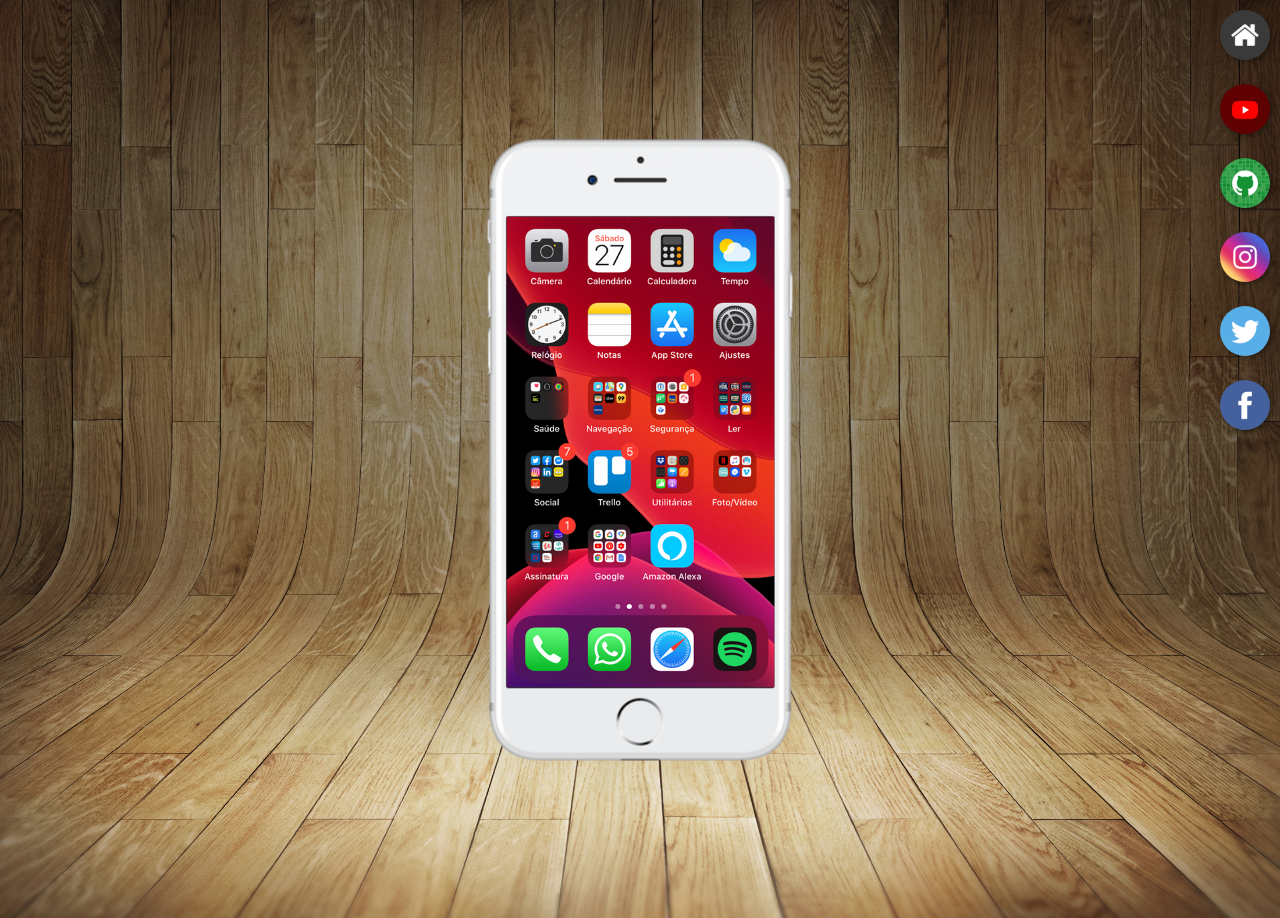
<file: index.html>
<!DOCTYPE html>
<html lang="pt-br">
<head>
    <meta charset="UTF-8">
    <meta http-equiv="X-UA-Compatible" content="IE=edge">
    <meta name="viewport" content="width=device-width, initial-scale=1.0">
    <title>Projeto Redes Sociais</title>
    <link rel="stylesheet" href="./estilos/style.css">
    <link rel="shortcut icon" href="favicon.ico" type="image/x-icon">
</head>
<body>
    <main>
        <section id="telefone">
         <iframe src="home.html" name="tela" id="tela" frameborder="0"> Seu navegador não é compatível com essa funcionalidade.</iframe>
        </section>

        <section id="redes-sociais">
          <a href="home.html" target="tela"><img src="imagens/logo-home.jpg" alt="Home"></a><br>
          <a href="youtube.html" target="tela"><img src="imagens/logo-youtube.jpg" alt="Youtube"></a><br>
          <a href="github.html" target="tela"><img src="imagens/logo-github.jpg" alt="Github"></a><br>
          <a href="instagram.html" target="tela"><img src="imagens/logo-instagram.jpg" alt="Instagram"></a><br>
          <a href="twitter.html" target="tela"><img src="imagens/logo-twitter.jpg" alt="Twitter"></a><br>
          <a href="facebook.html" target="tela"><img src="imagens/logo-facebook.jpg" alt="Facebook"></a><br>
        </section>
    </main>
</body><br>
</html>
</file>
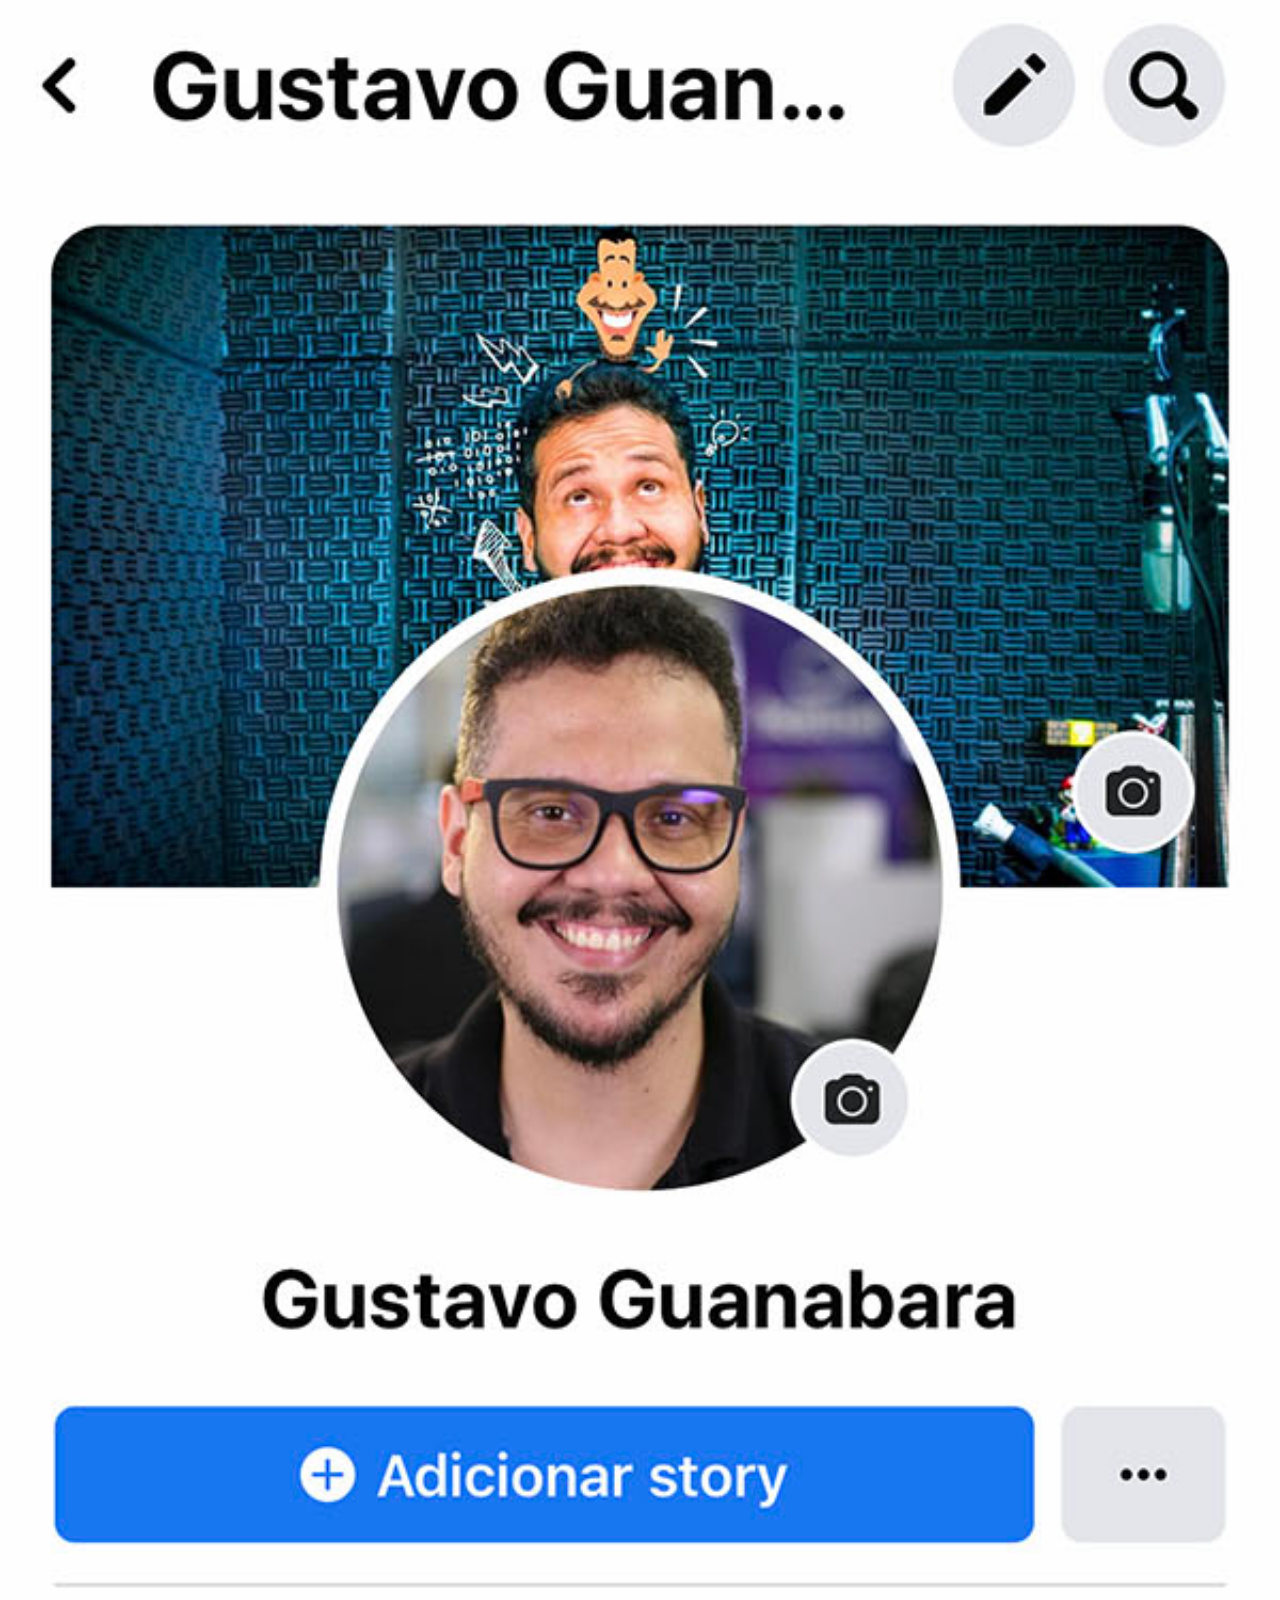
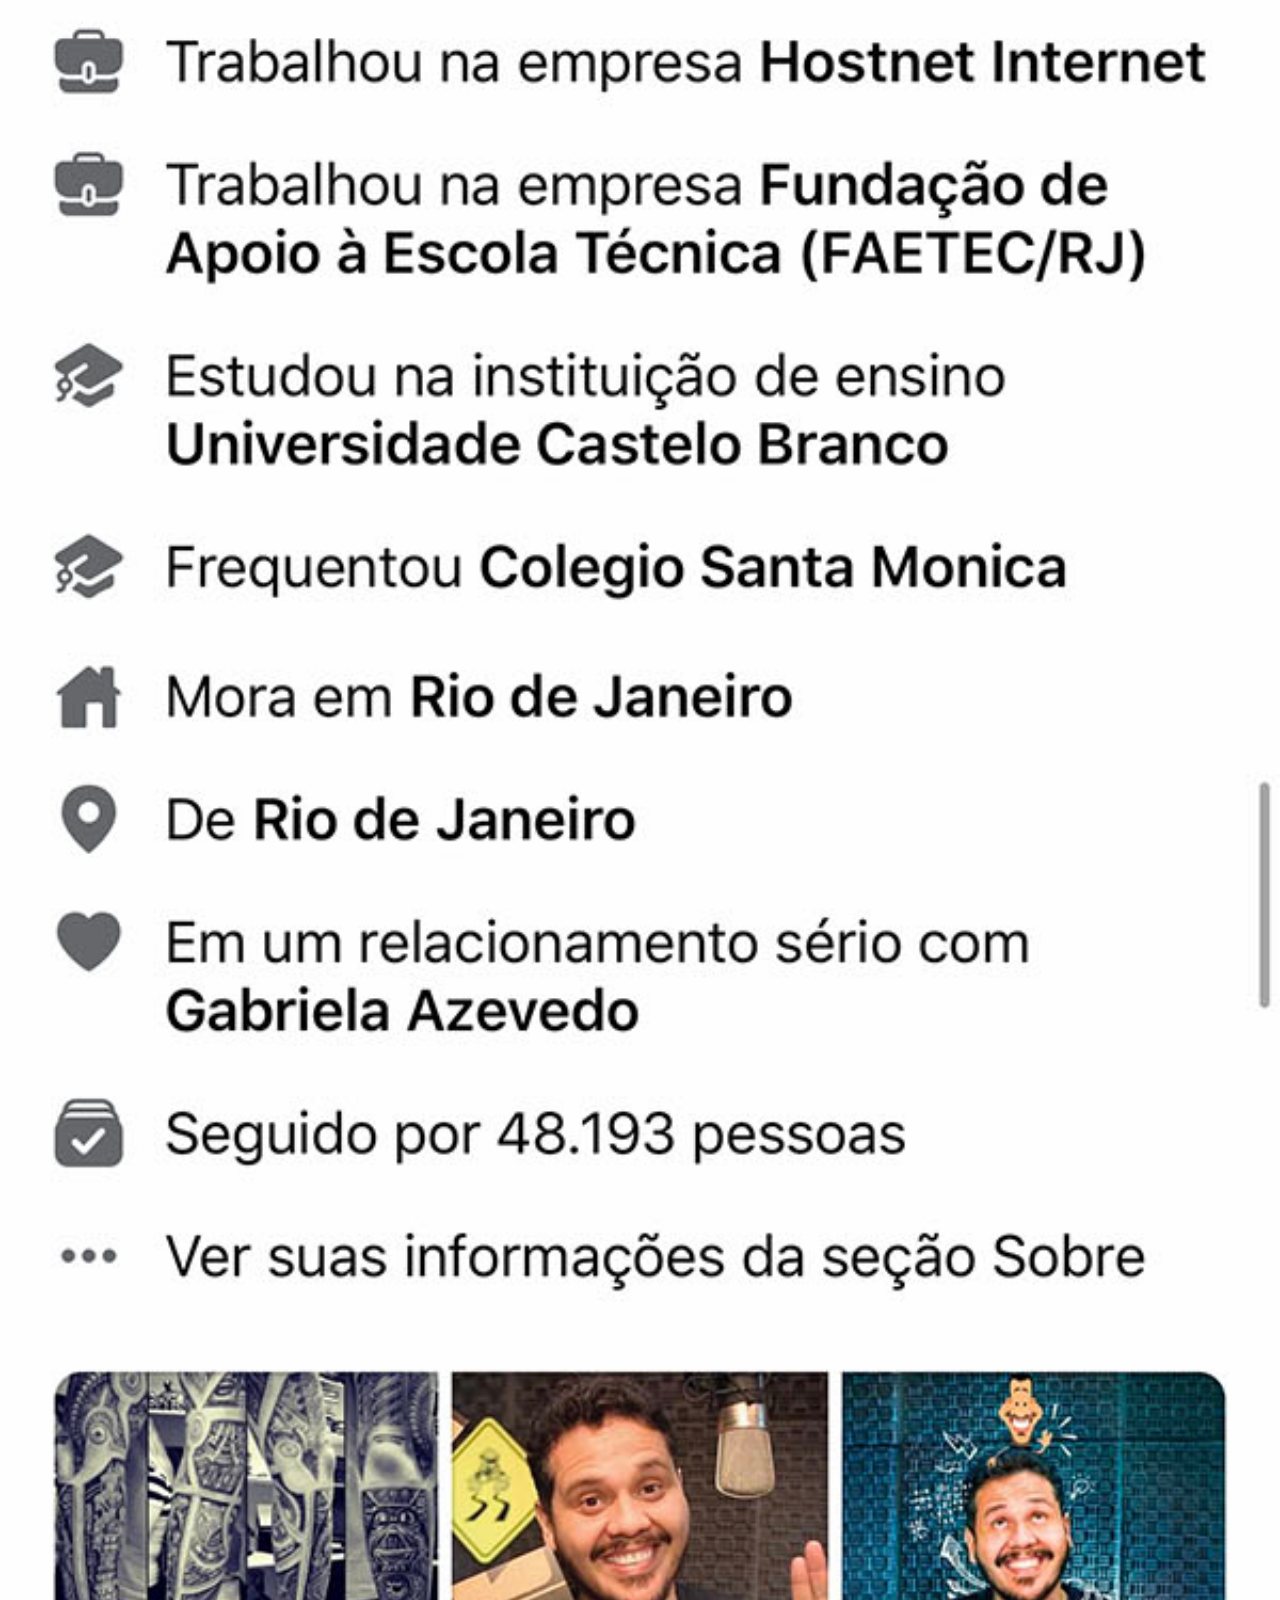
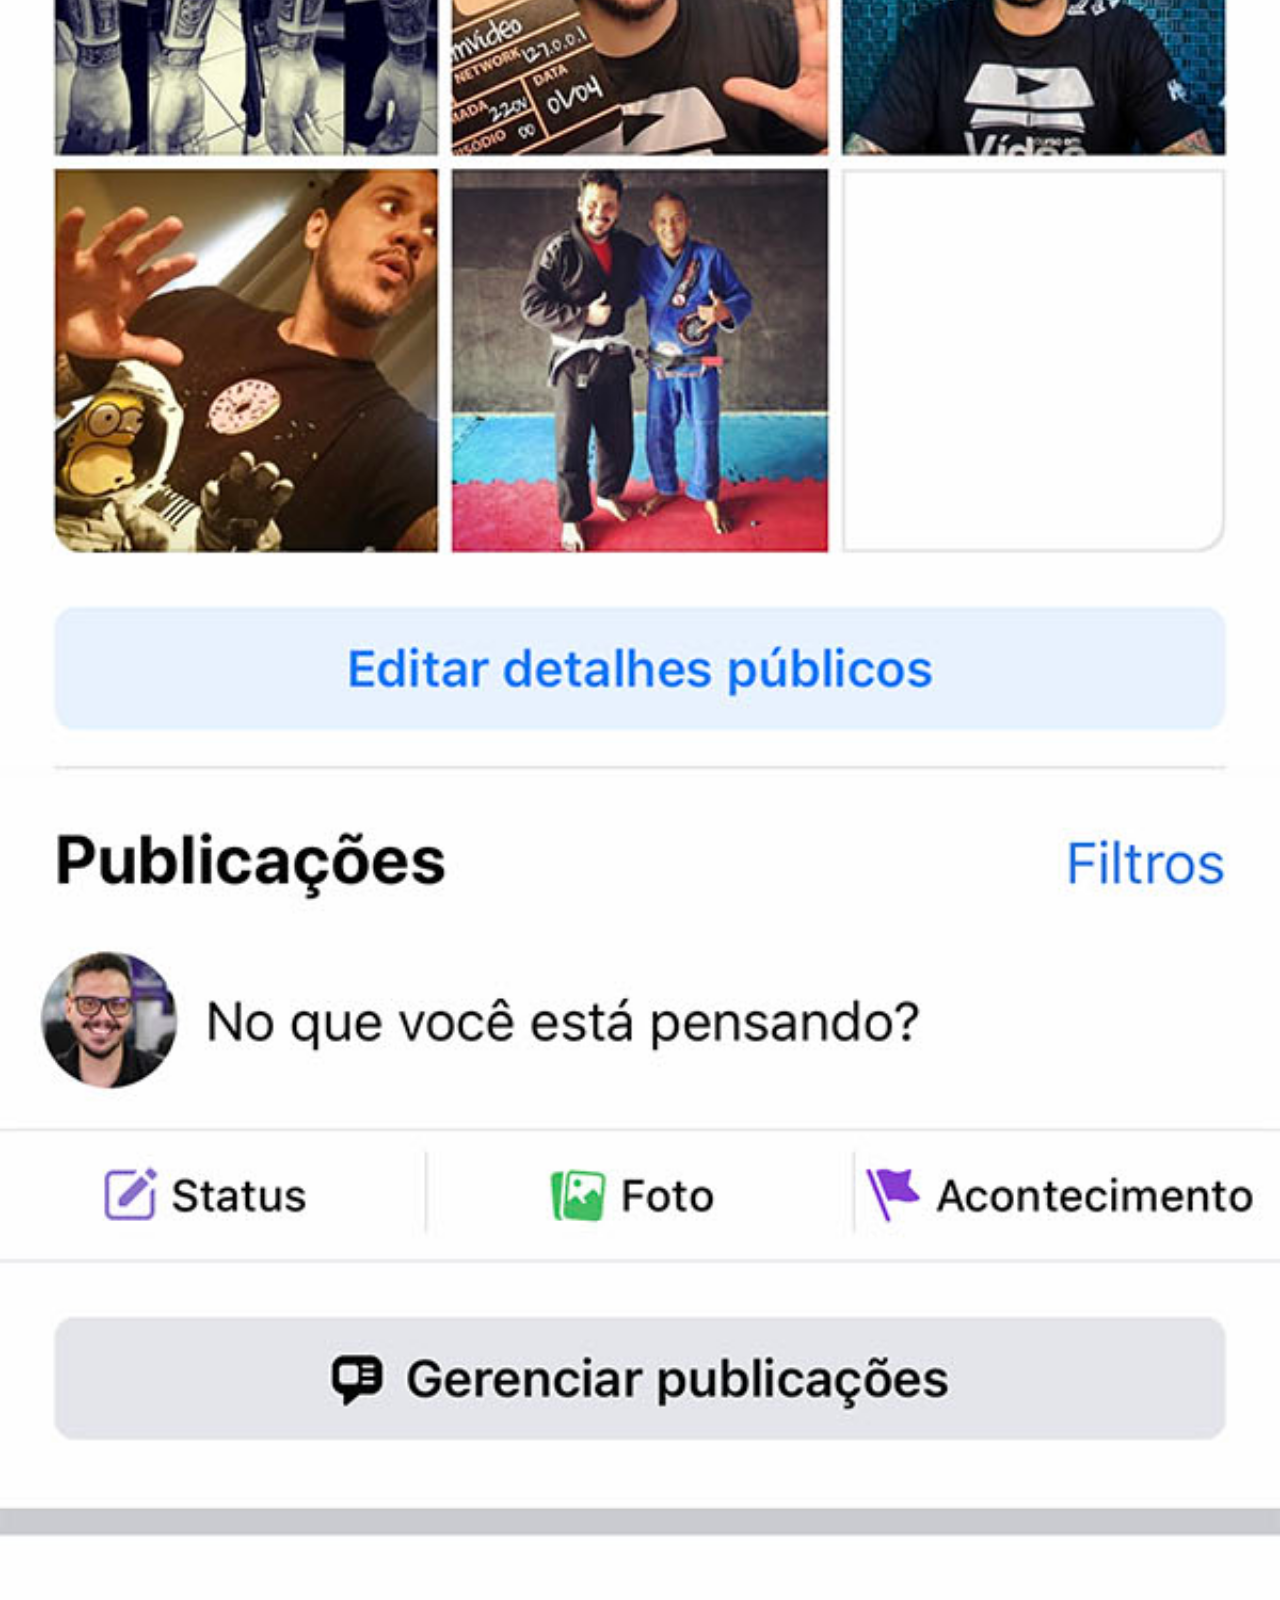
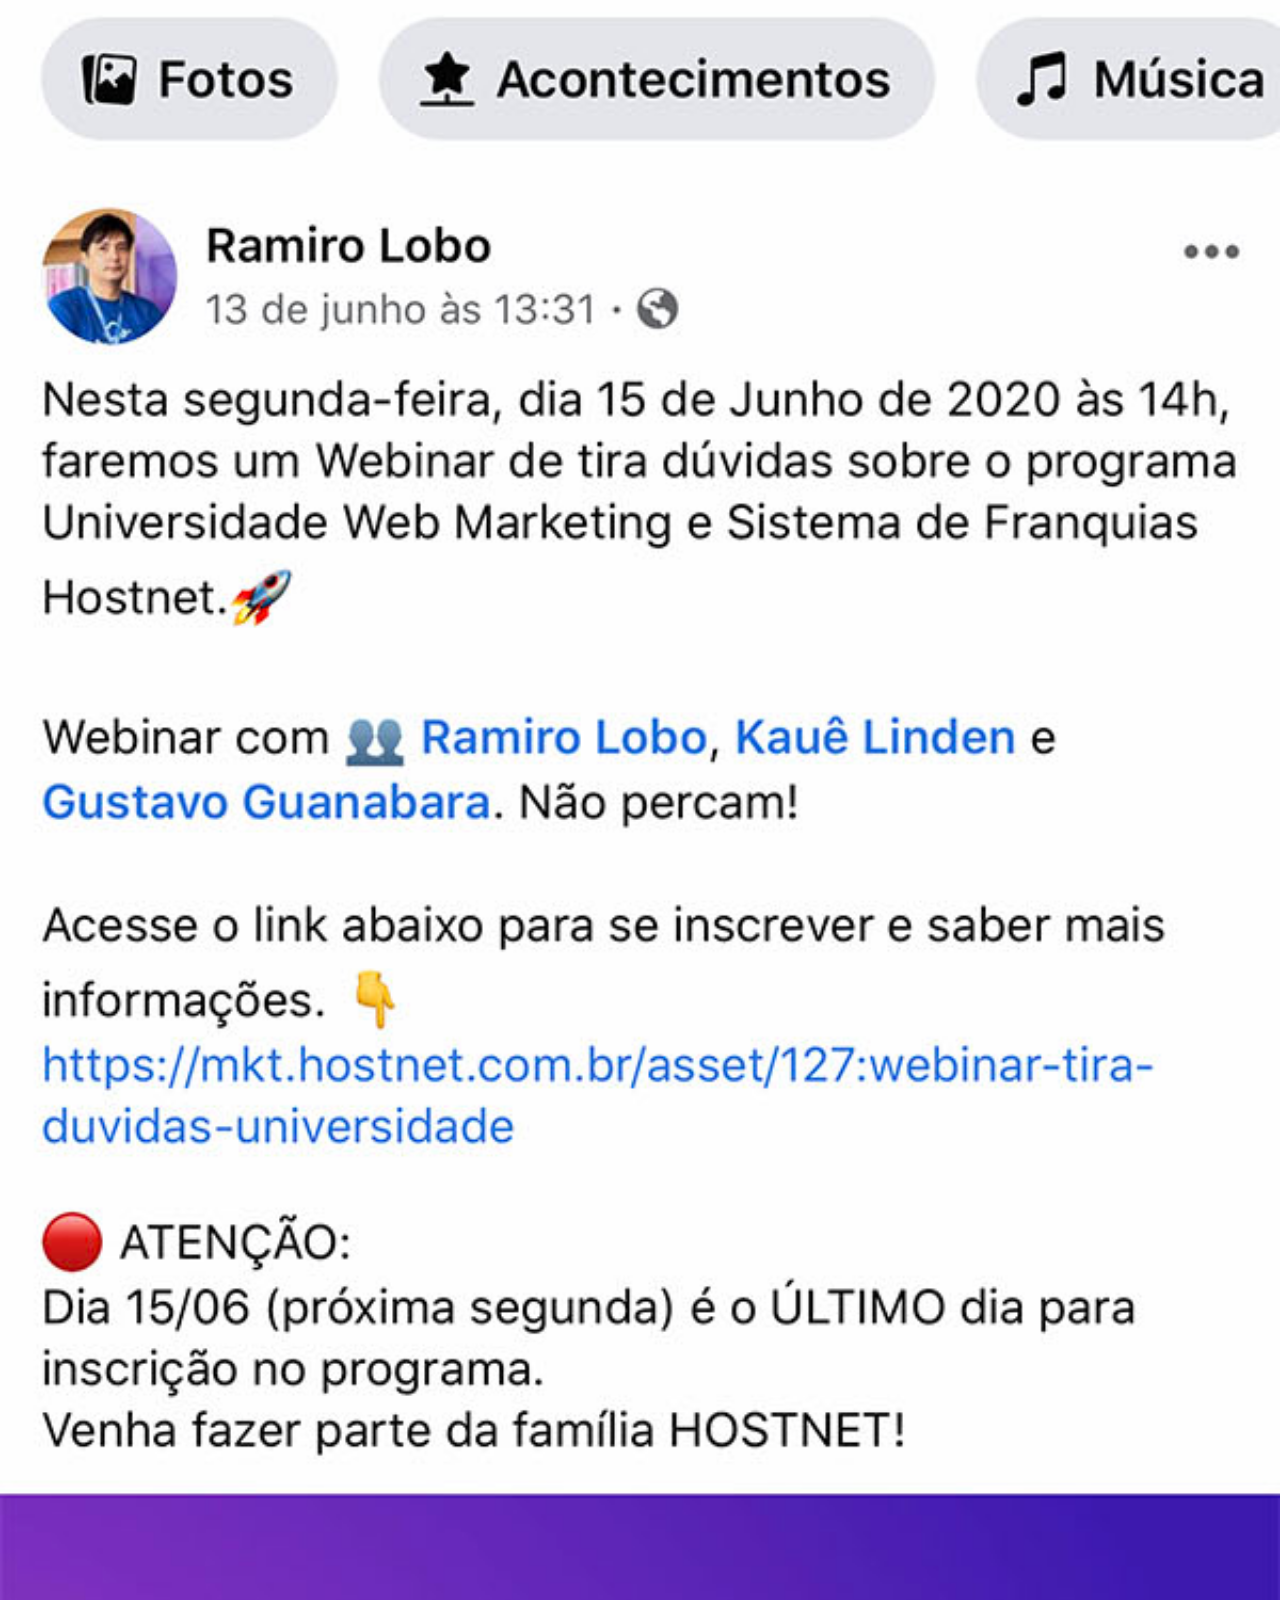
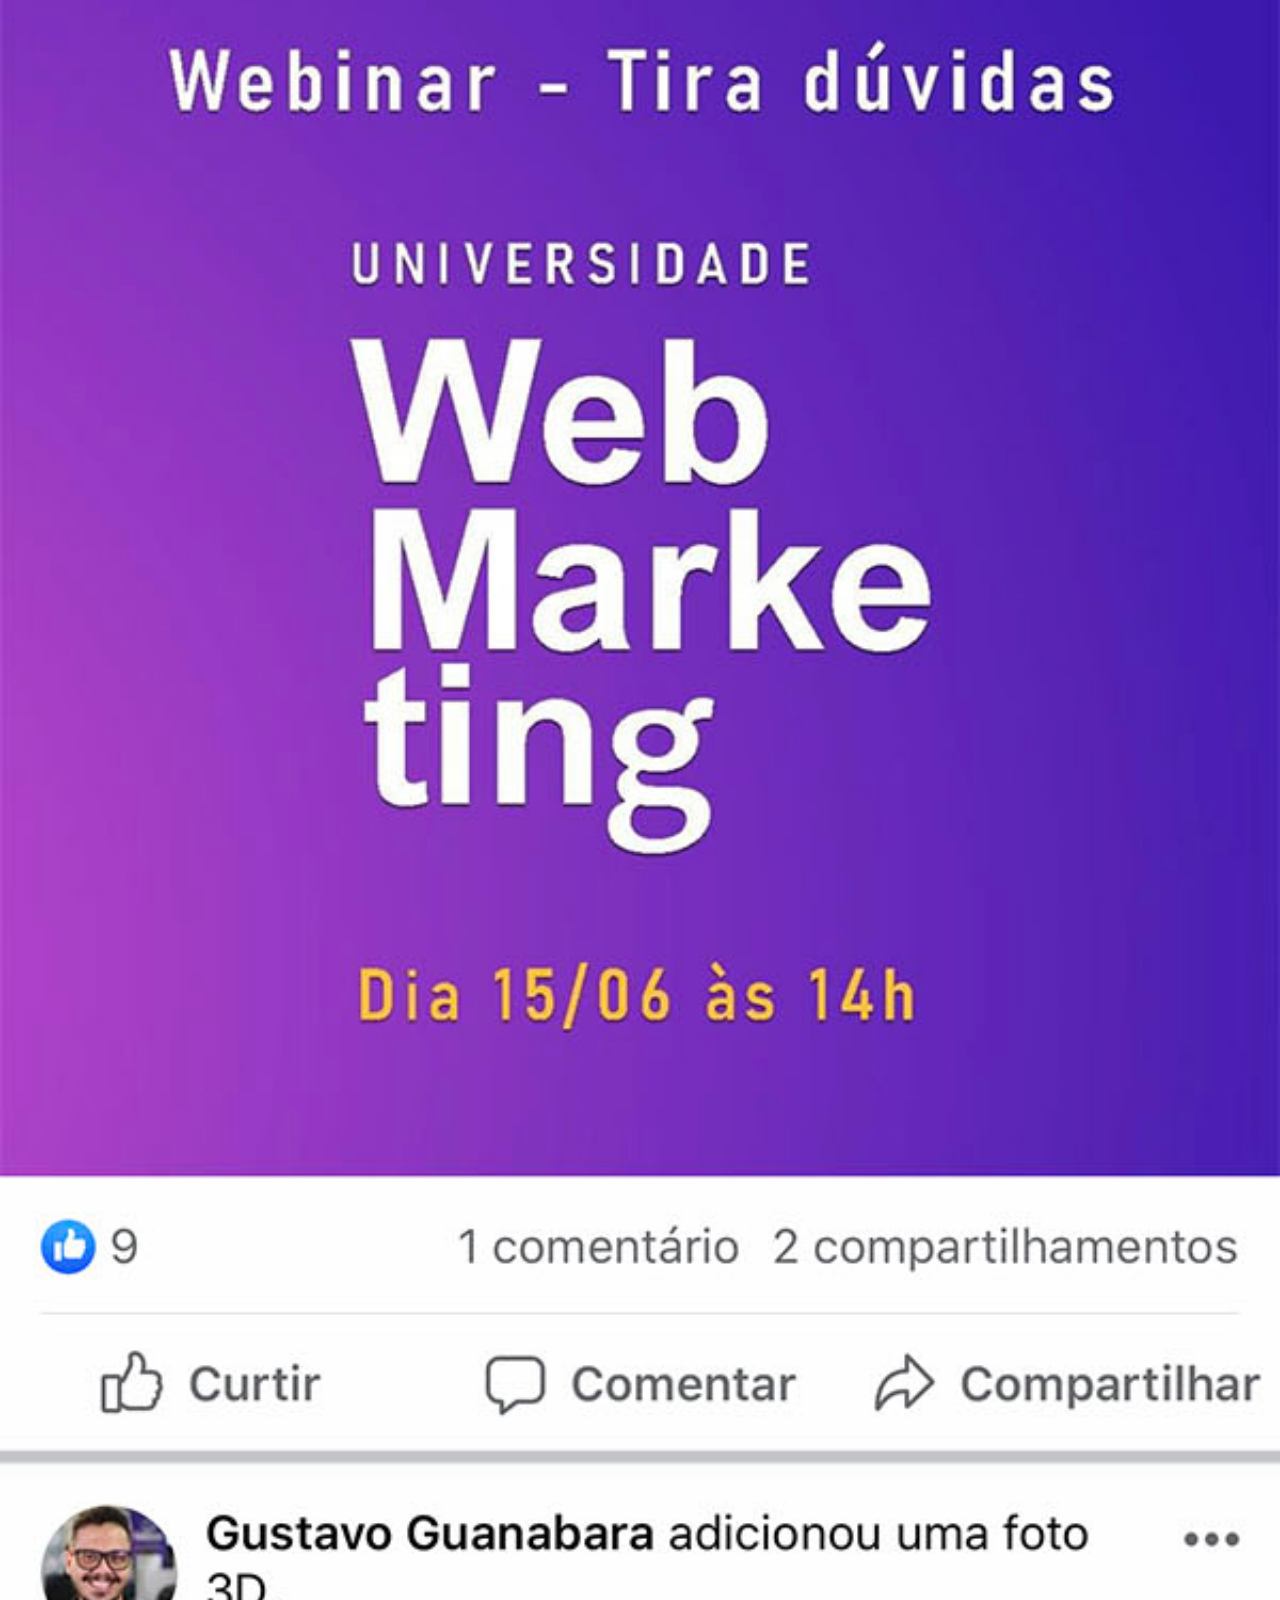
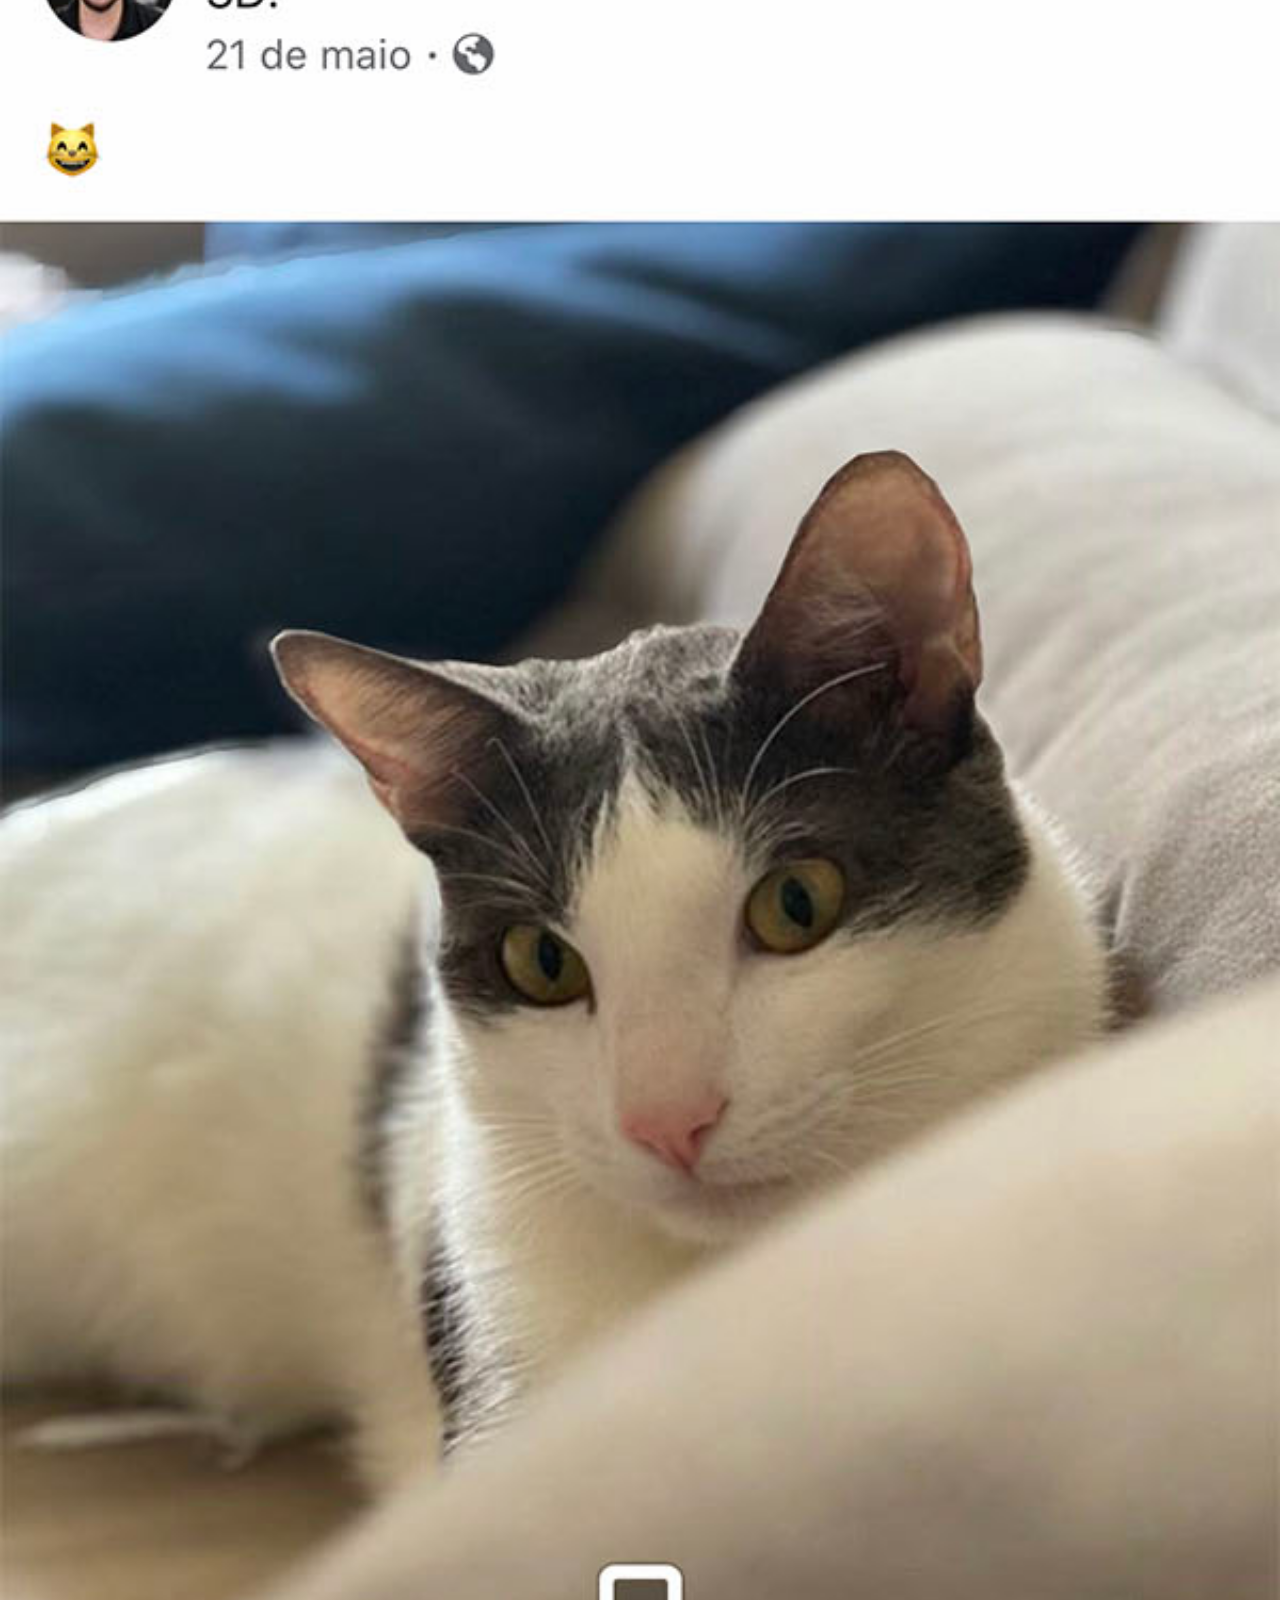
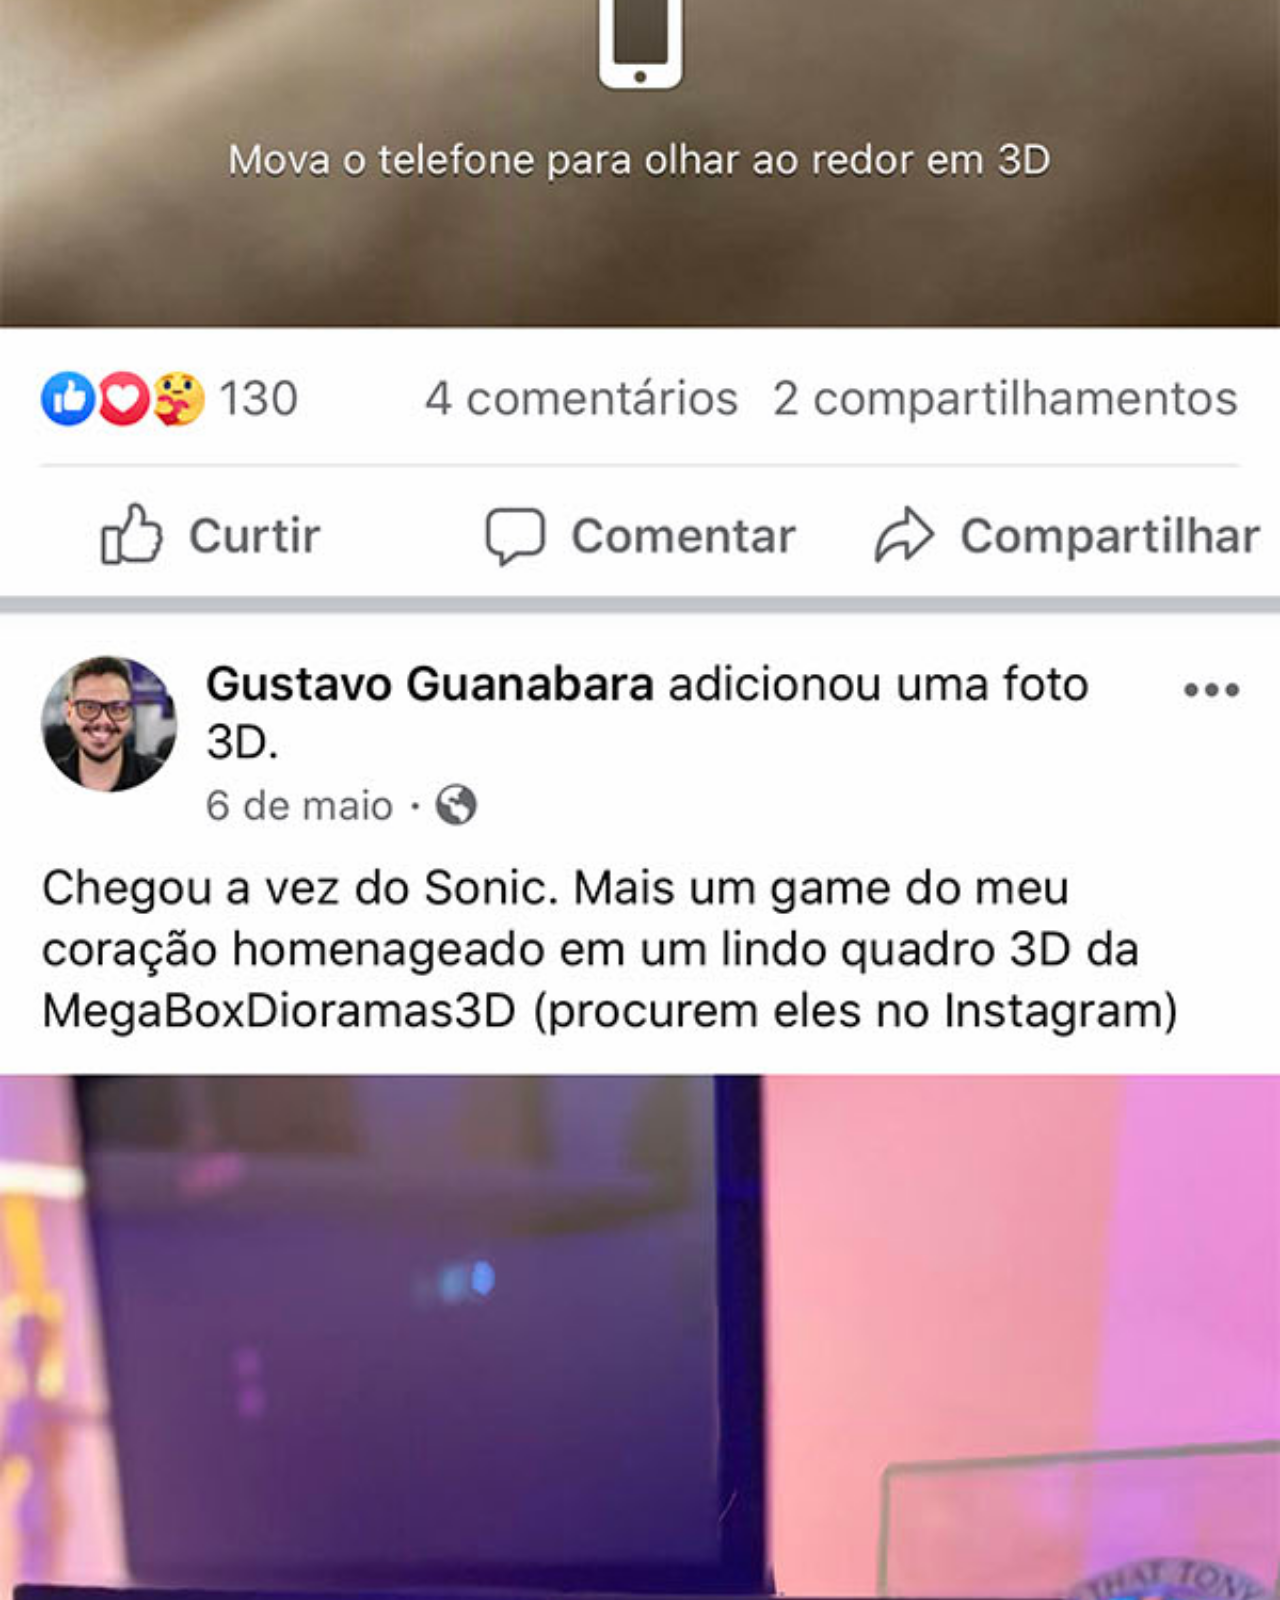
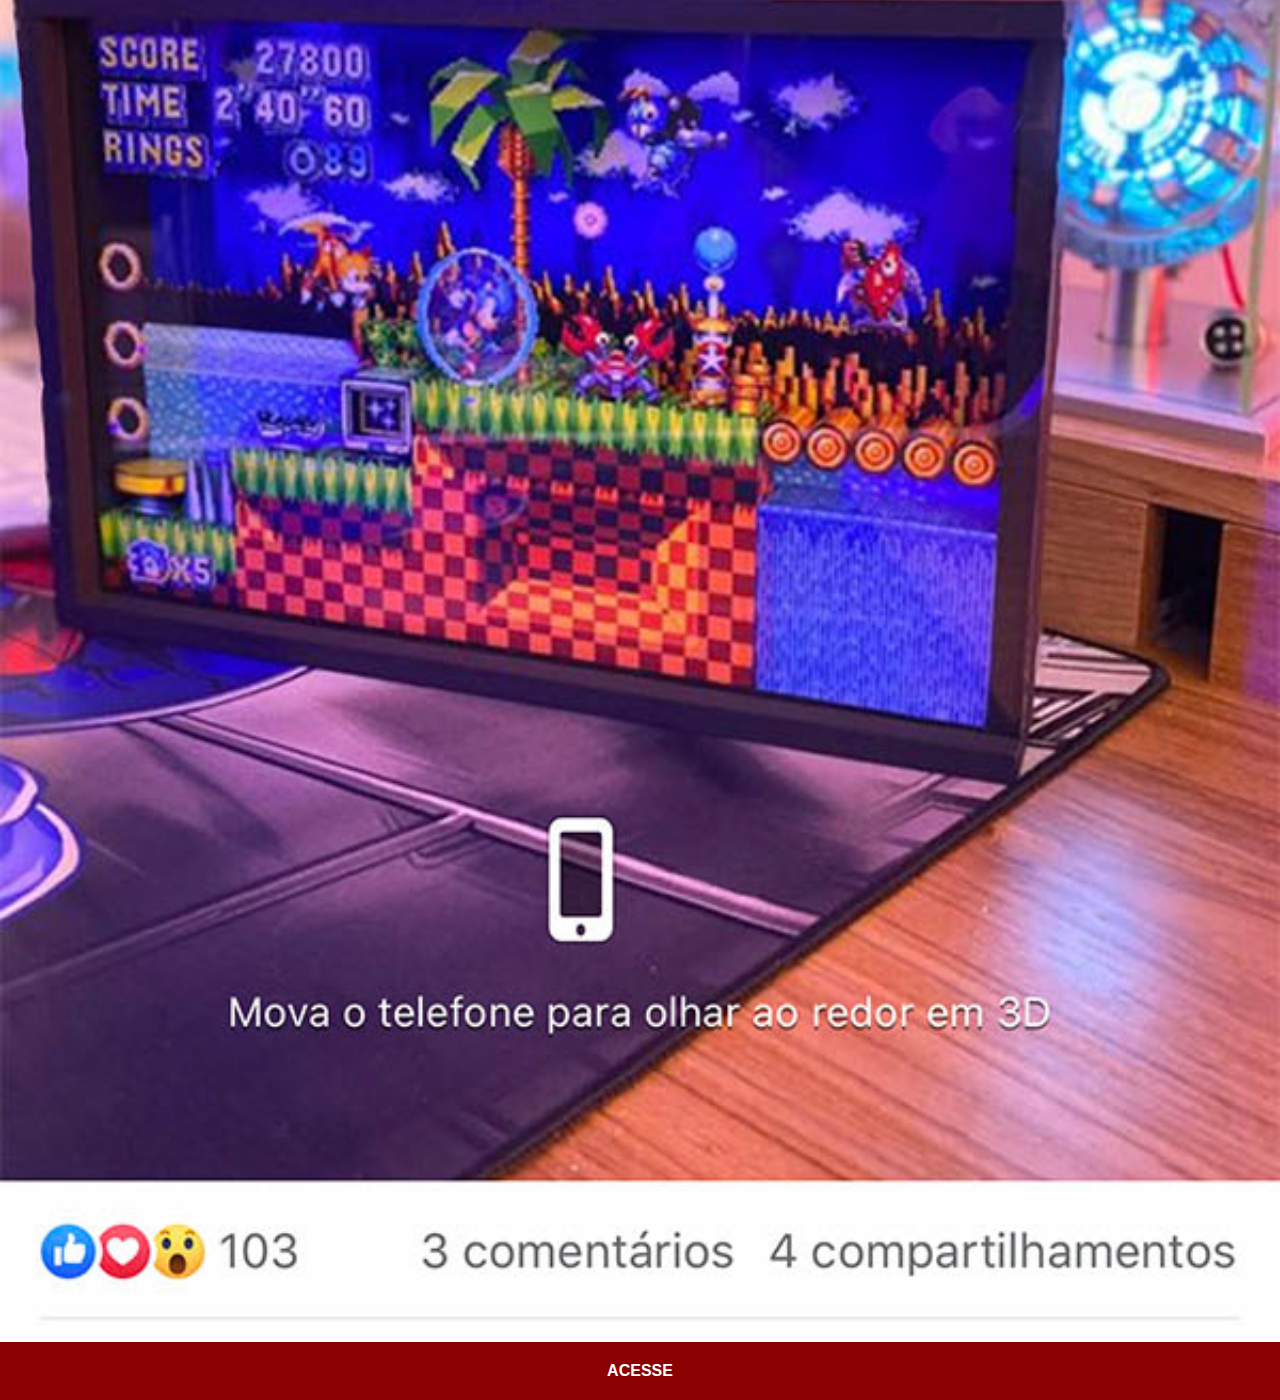
<file: facebook.html>
<!DOCTYPE html>
<html lang="pt-br">
<head>
    <meta charset="UTF-8">
    <meta http-equiv="X-UA-Compatible" content="IE=edge">
    <meta name="viewport" content="width=device-width, initial-scale=1.0">
    <title>Facebook</title>
    <link rel="stylesheet" href="estilos/social.css">
</head>
<body>
    <img src="imagens/tela-facebook.jpg" alt="Facebook">
    <a href="https://www.facebook.com/gustavoguanabara/?locale=pt_BR" target="_blank">ACESSE</a>
</body>
</html>
</file>
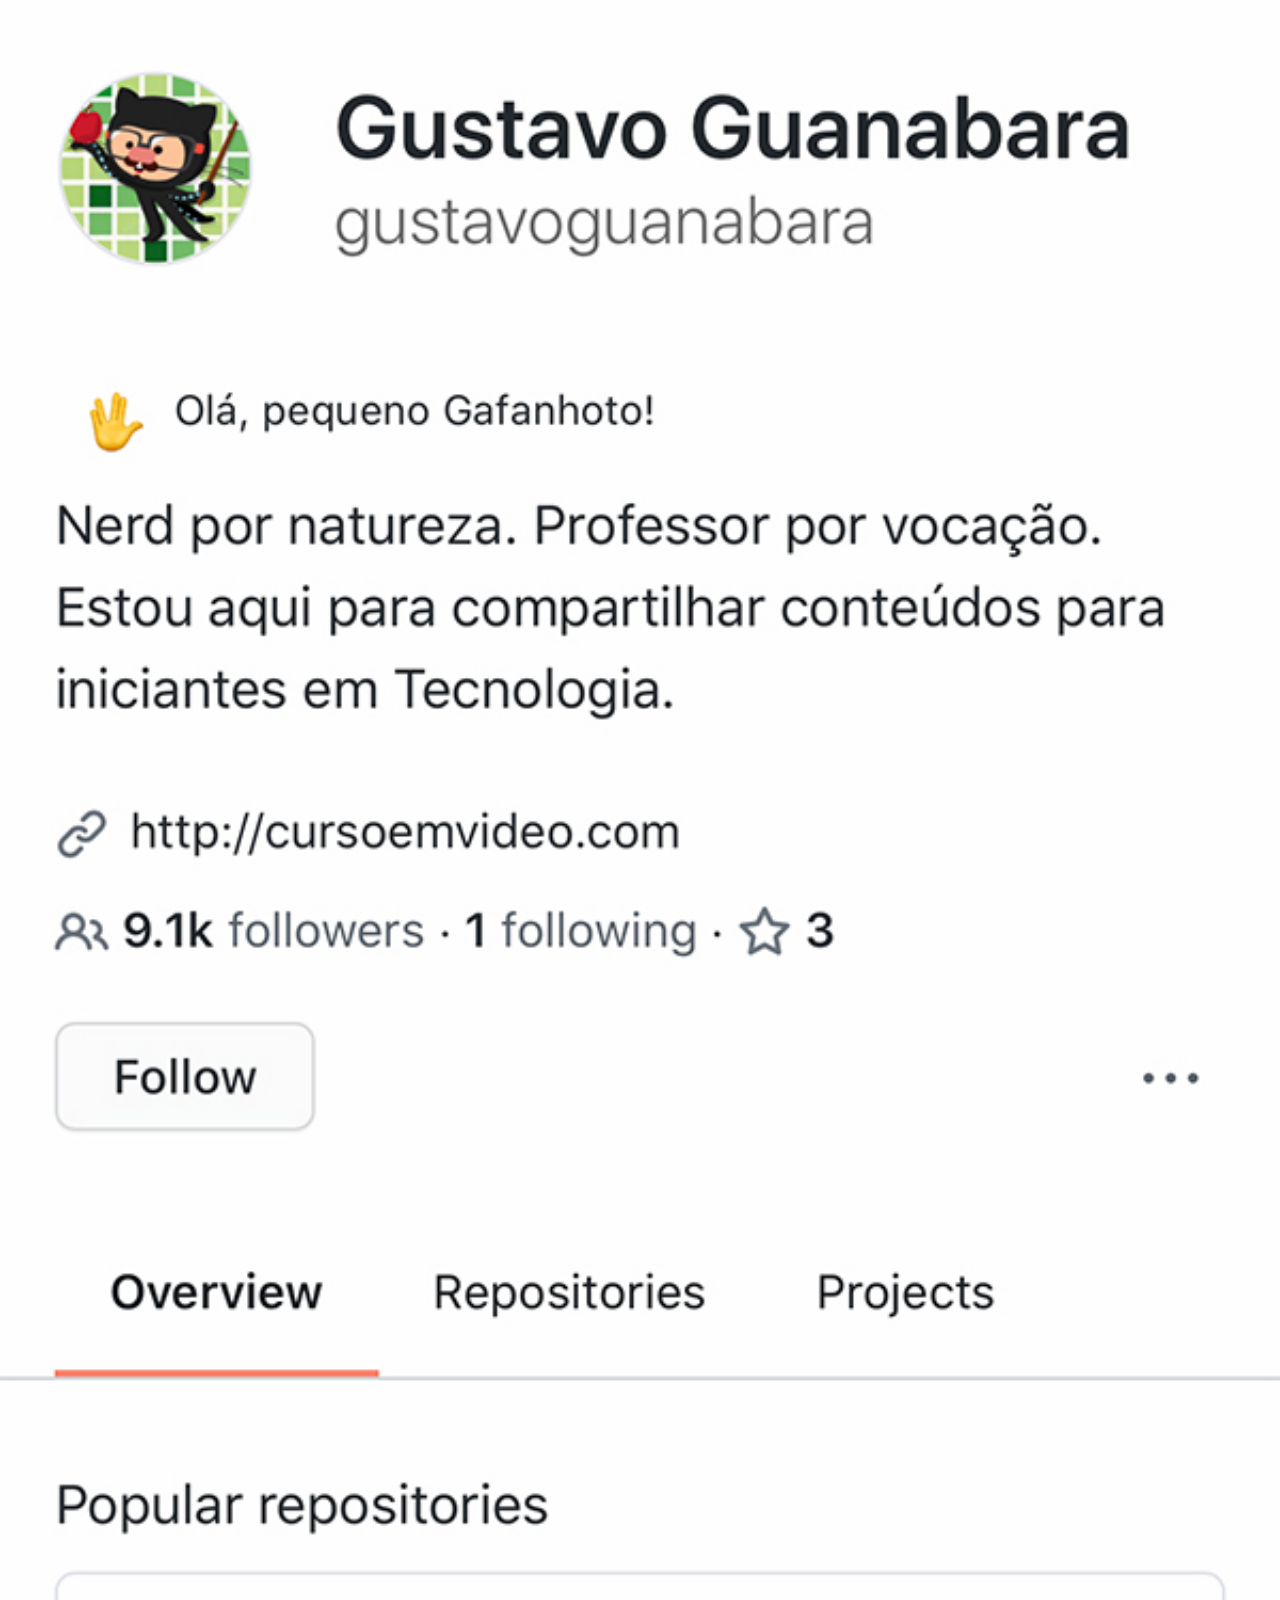
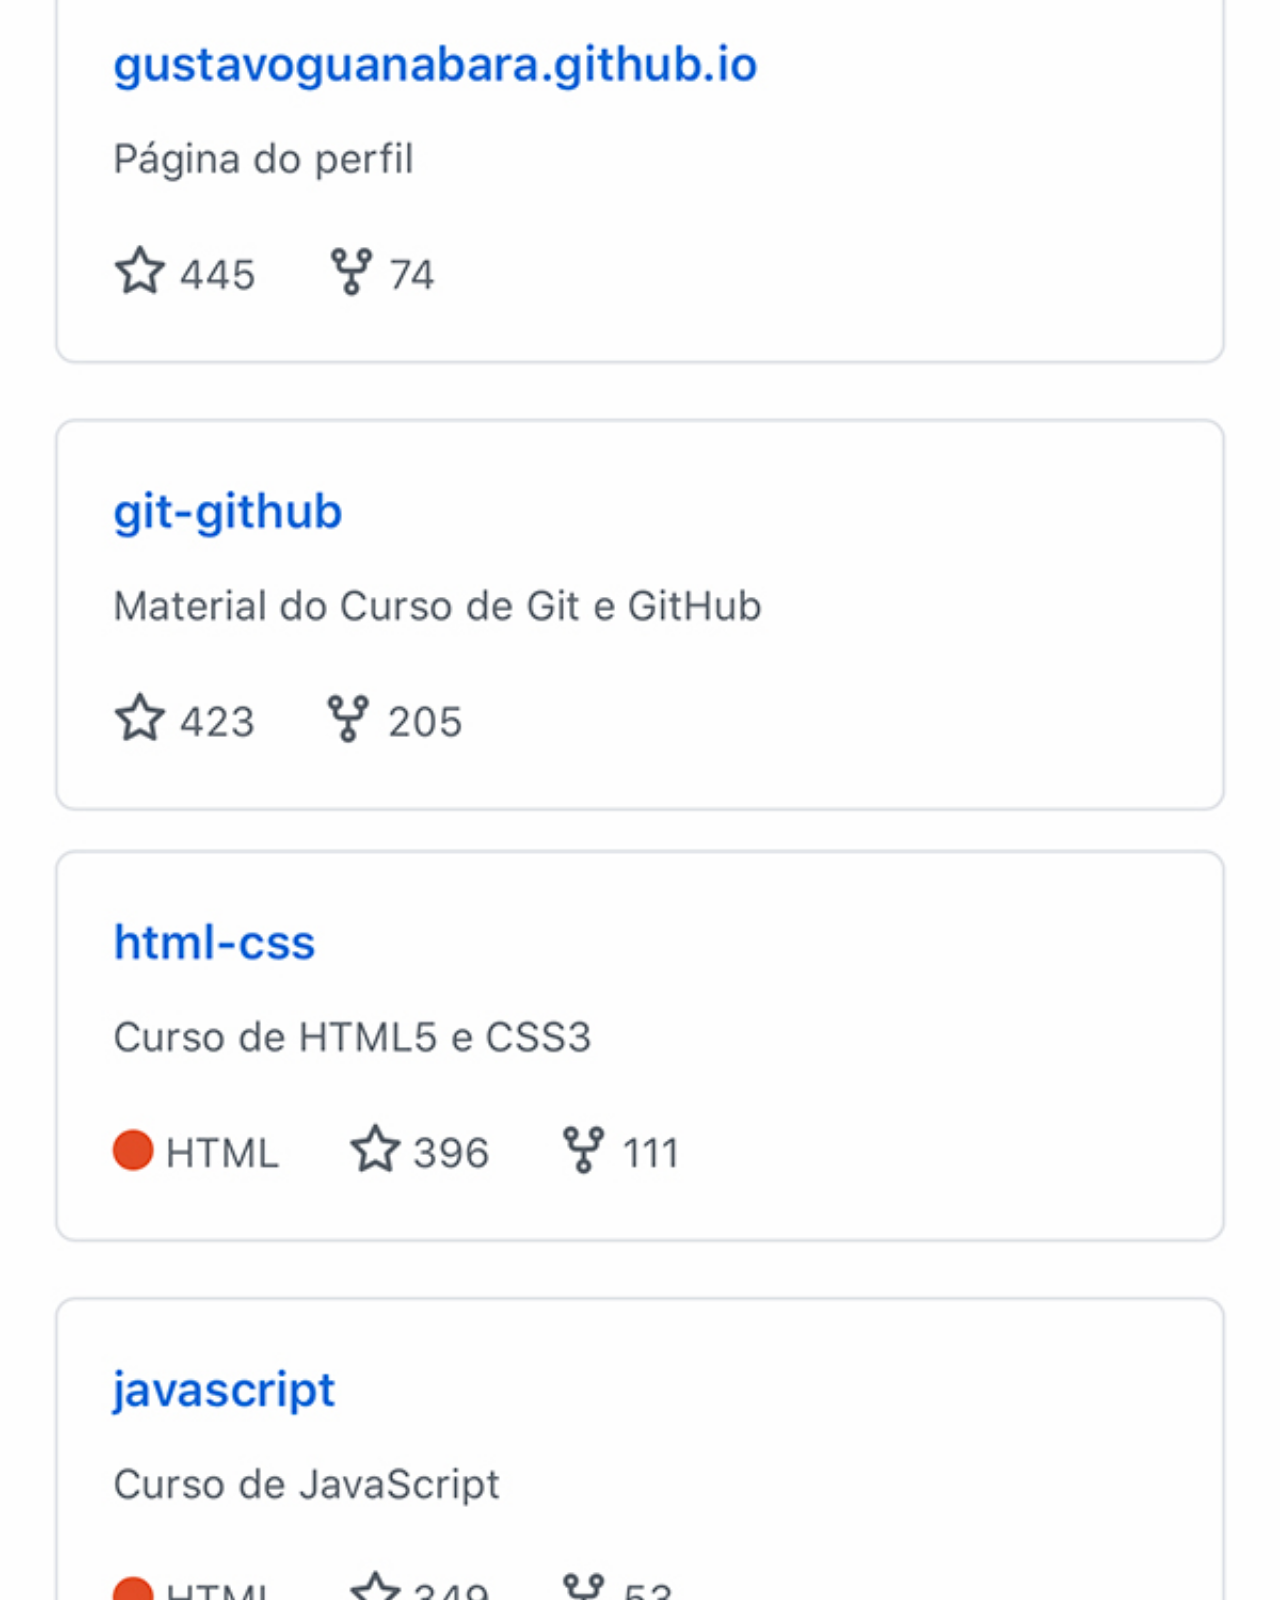
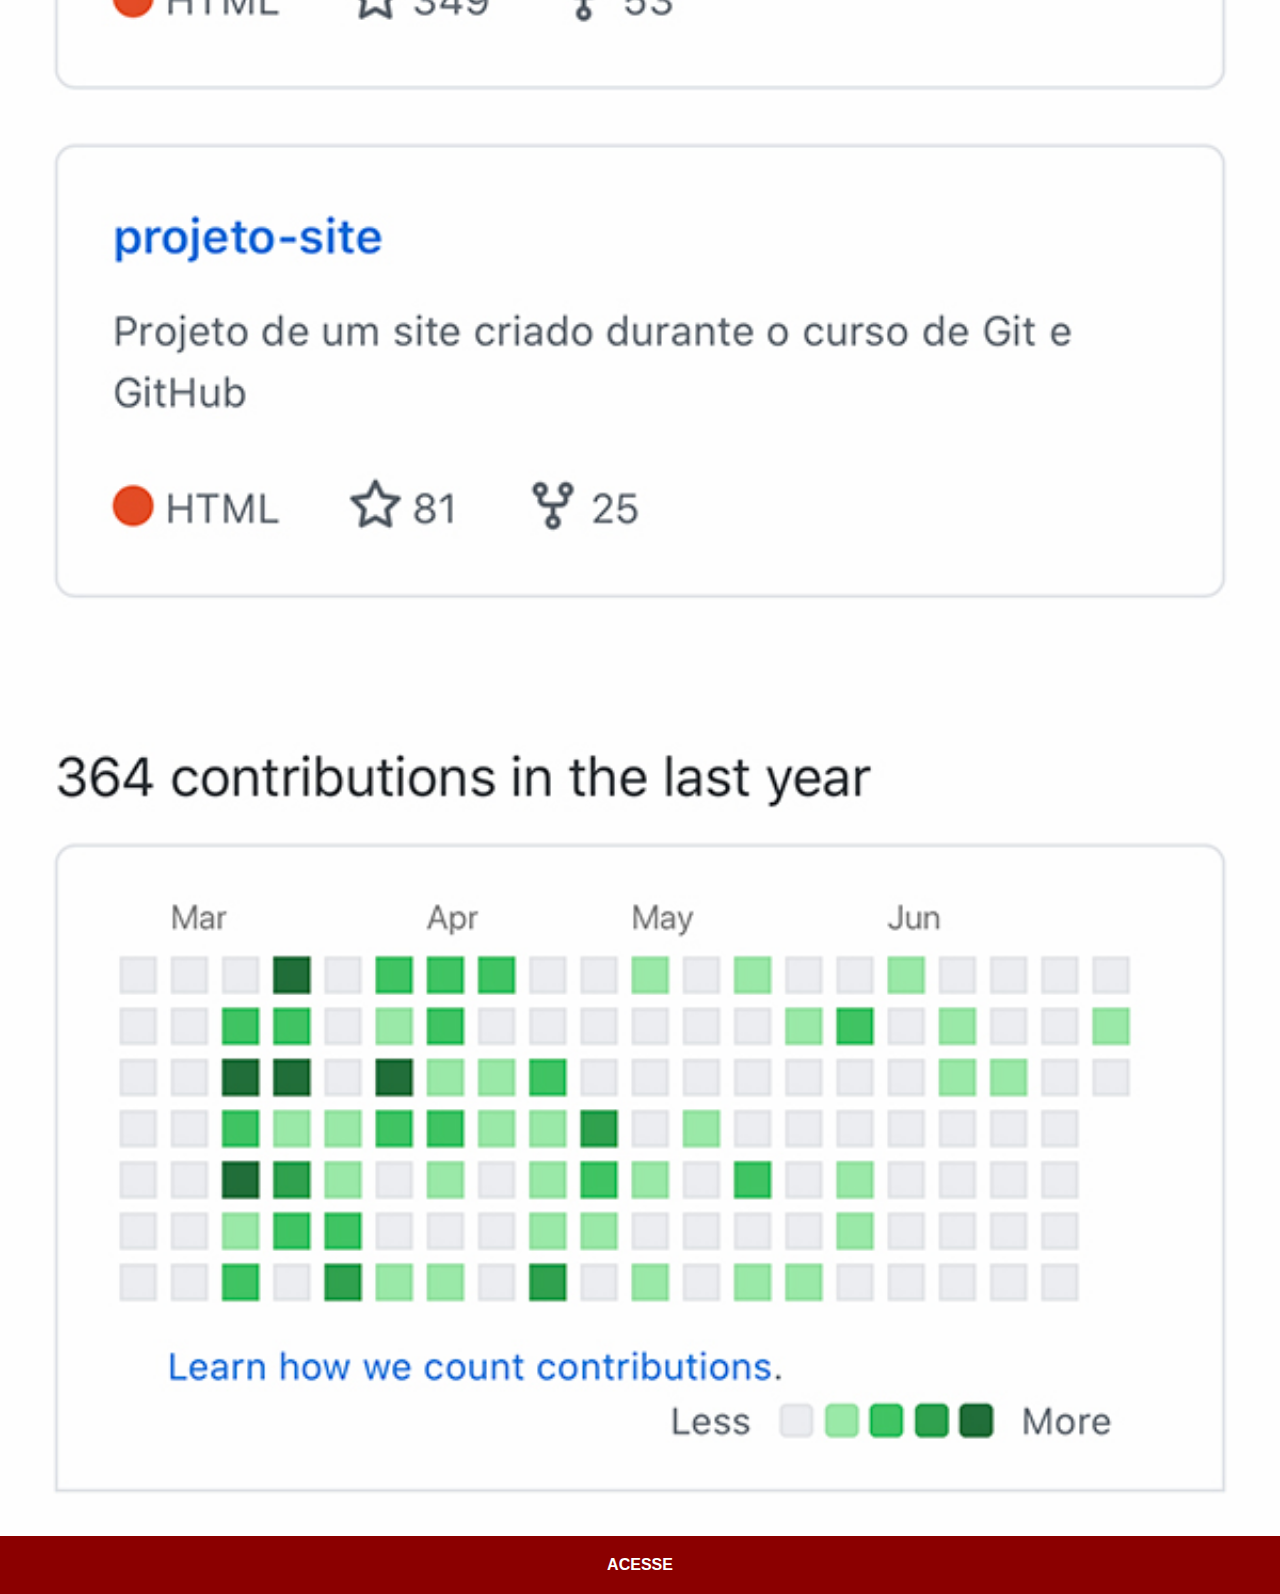
<file: github.html>
<!DOCTYPE html>
<html lang="pt-br">
<head>
    <meta charset="UTF-8">
    <meta http-equiv="X-UA-Compatible" content="IE=edge">
    <meta name="viewport" content="width=device-width, initial-scale=1.0">
    <title>Document</title>
    <link rel="stylesheet" href="estilos/social.css">
</head>
<body>
    <img src="imagens/tela-github.jpg" alt="Github">
    <a href="https://github.com/gustavoguanabara" target="_blank">ACESSE</a>
</body>
</html>
</file>
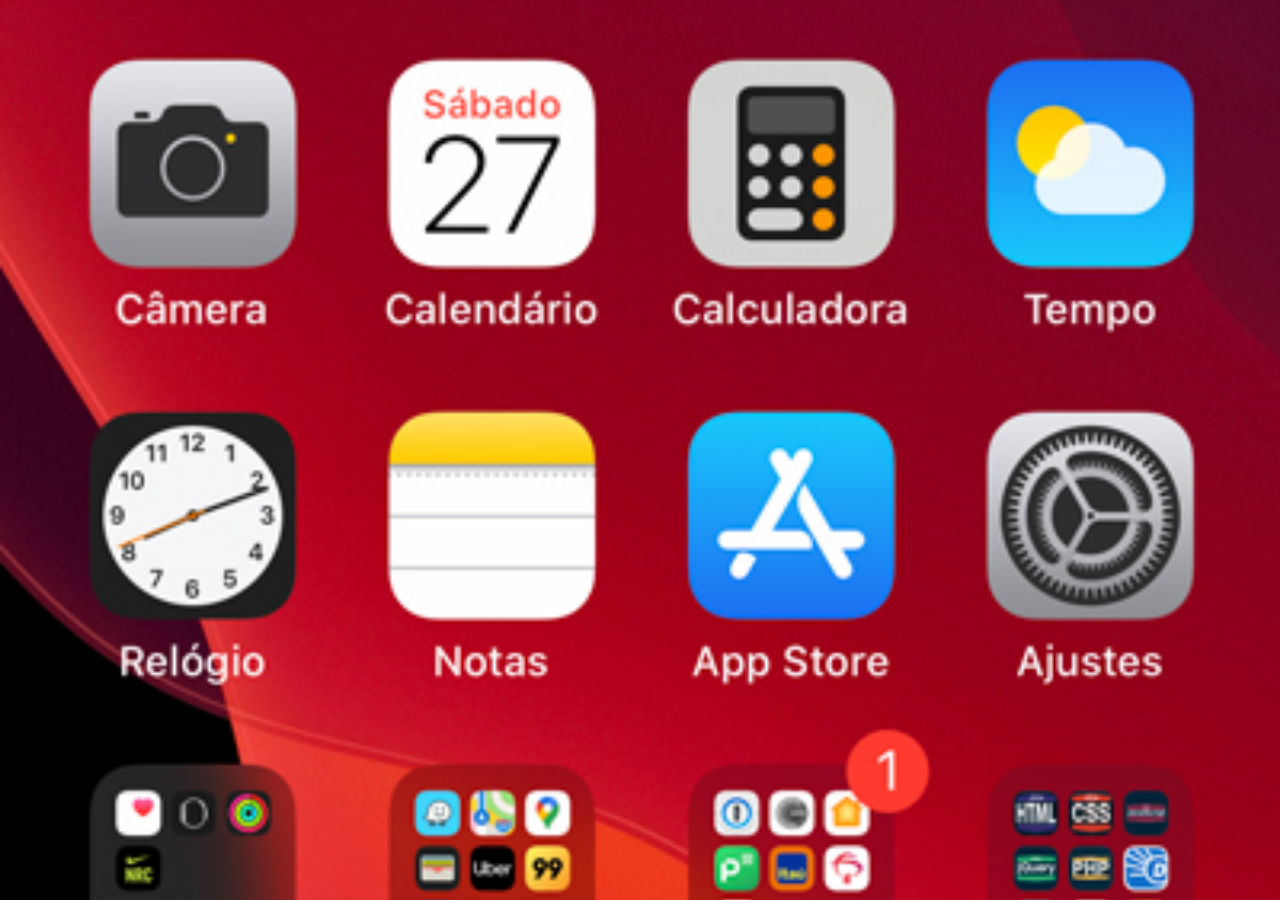
<file: home.html>
<!DOCTYPE html>
<html lang="en">
<head>
    <meta charset="UTF-8">
    <meta http-equiv="X-UA-Compatible" content="IE=edge">
    <meta name="viewport" content="width=device-width, initial-scale=1.0">
    <title>Home</title>
    <style>
        *{
            margin: 0px;
            padding: 0px;
        }

        body{
            width: 100vw;
            height: 100vh;
            background: black url('./imagens/tela-home.jpg') no-repeat top center;
            background-size: cover;
        }
    </style>
</head>
<body>
    
</body>
</html>
</file>
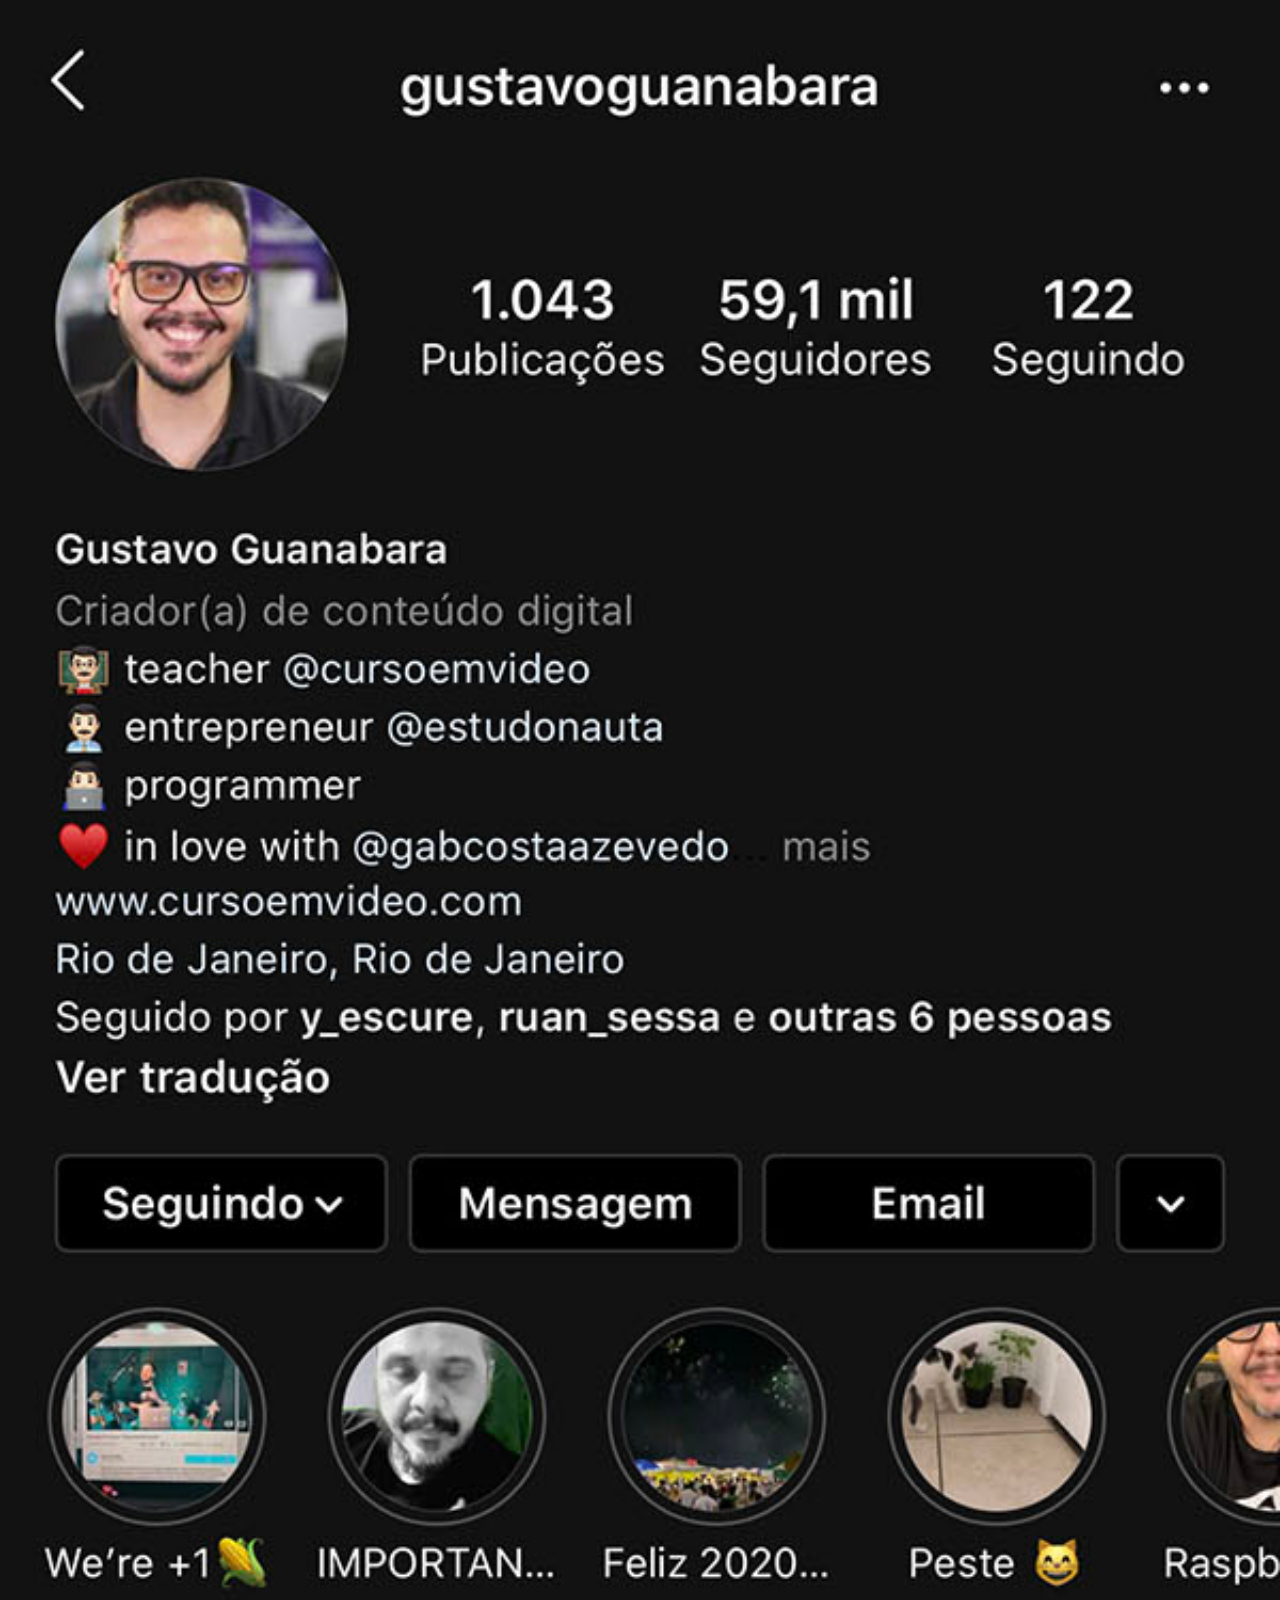
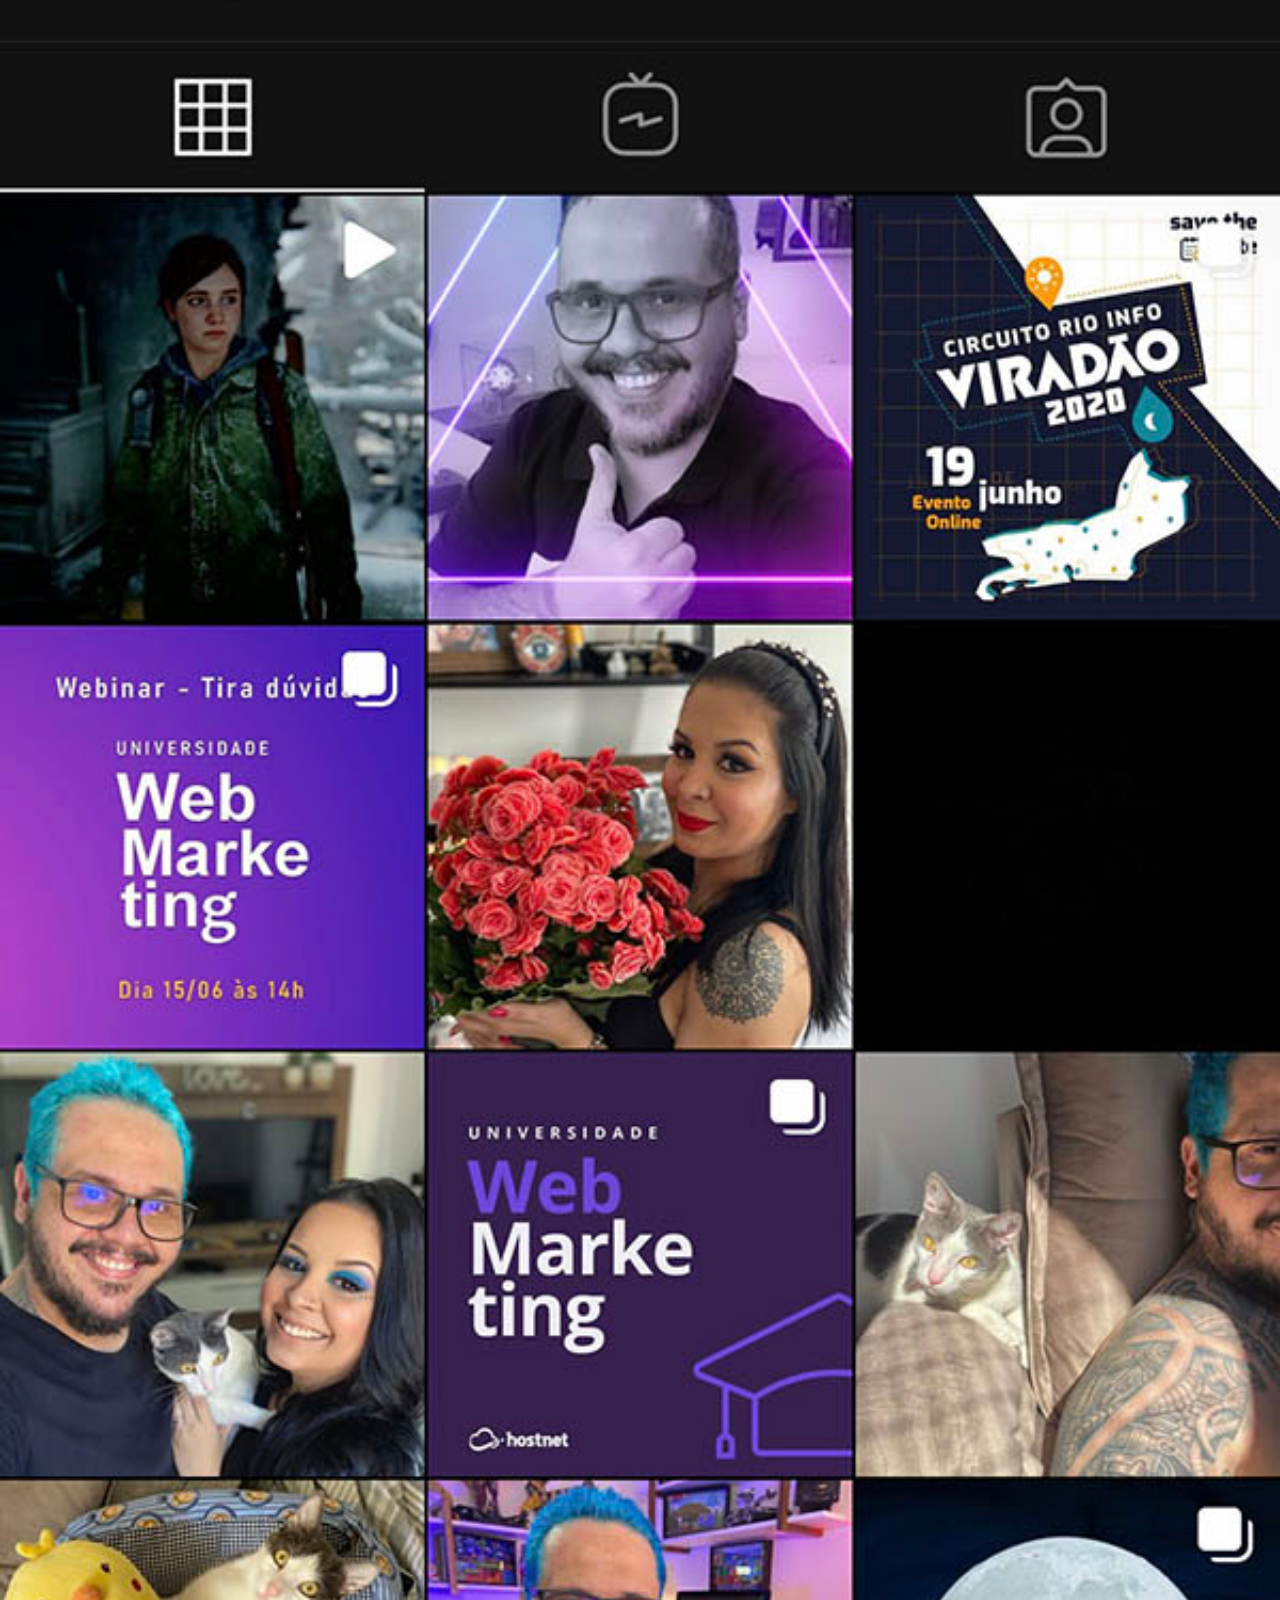
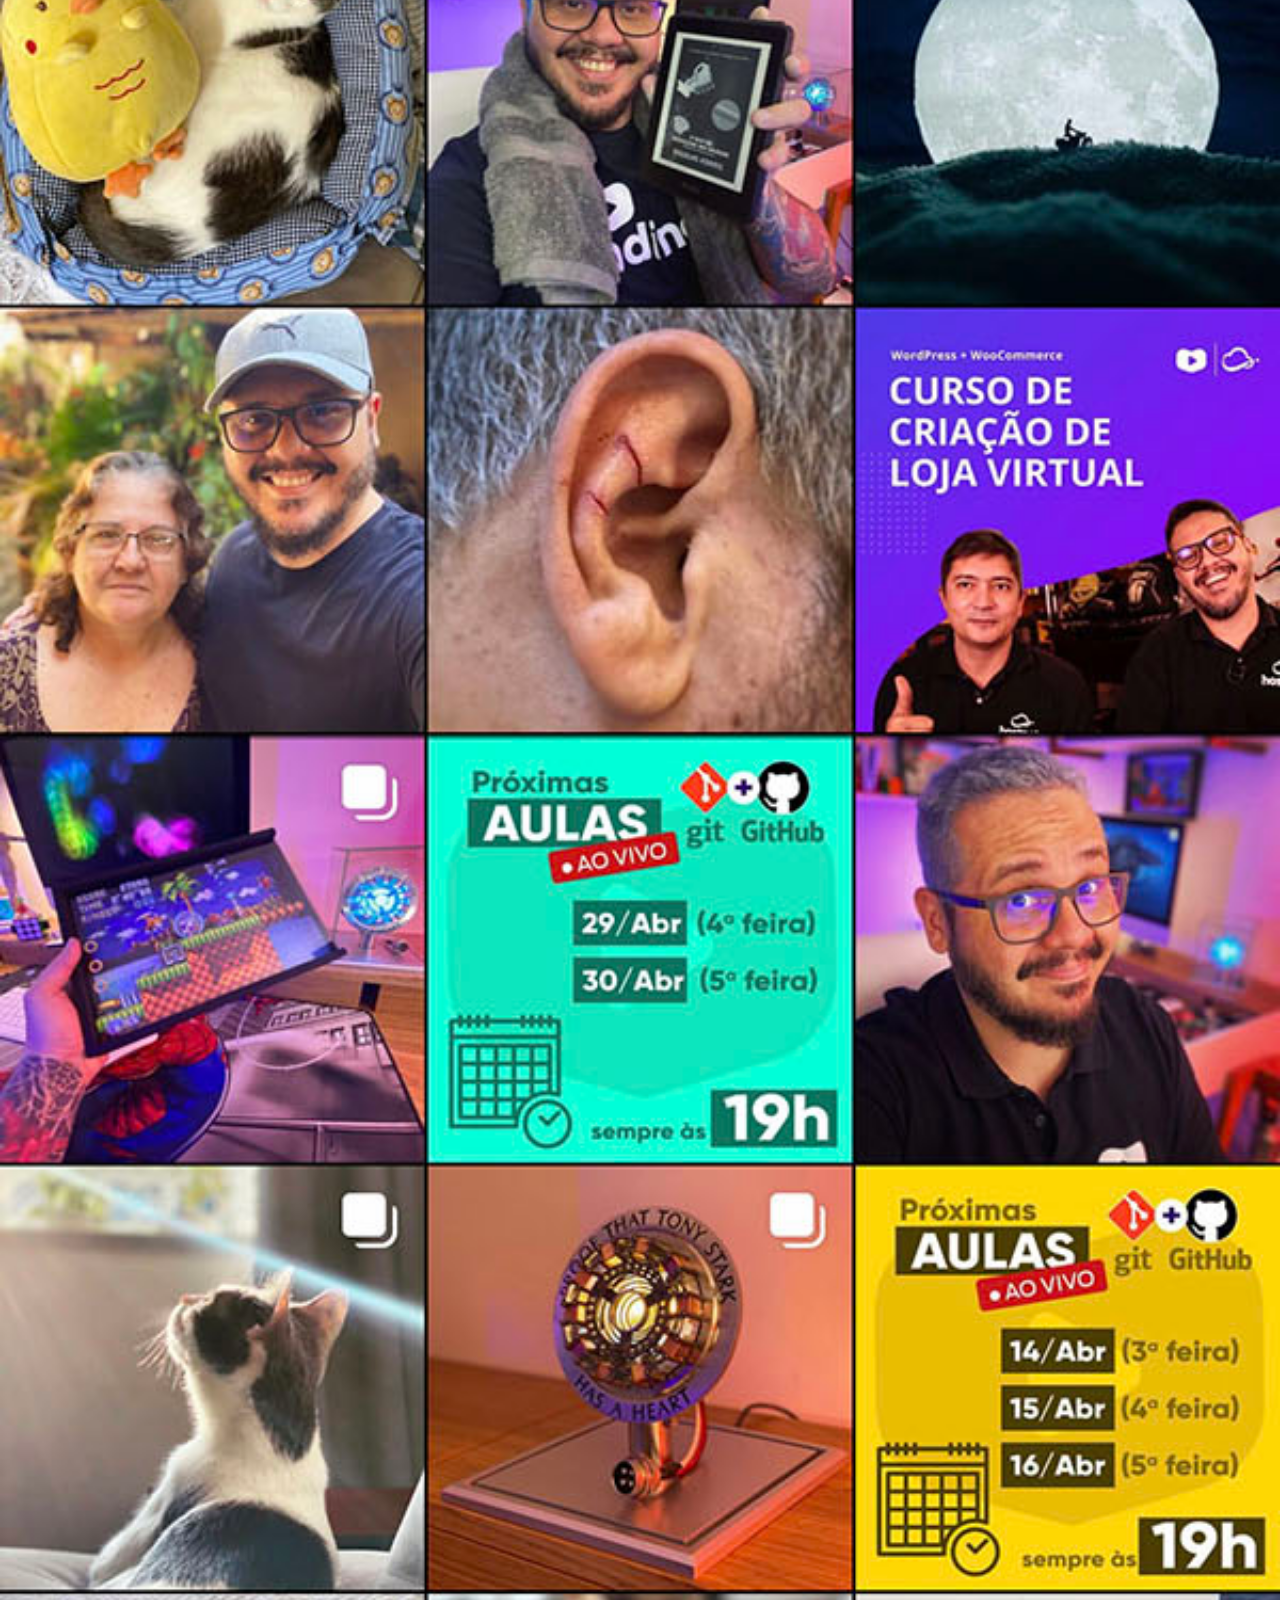
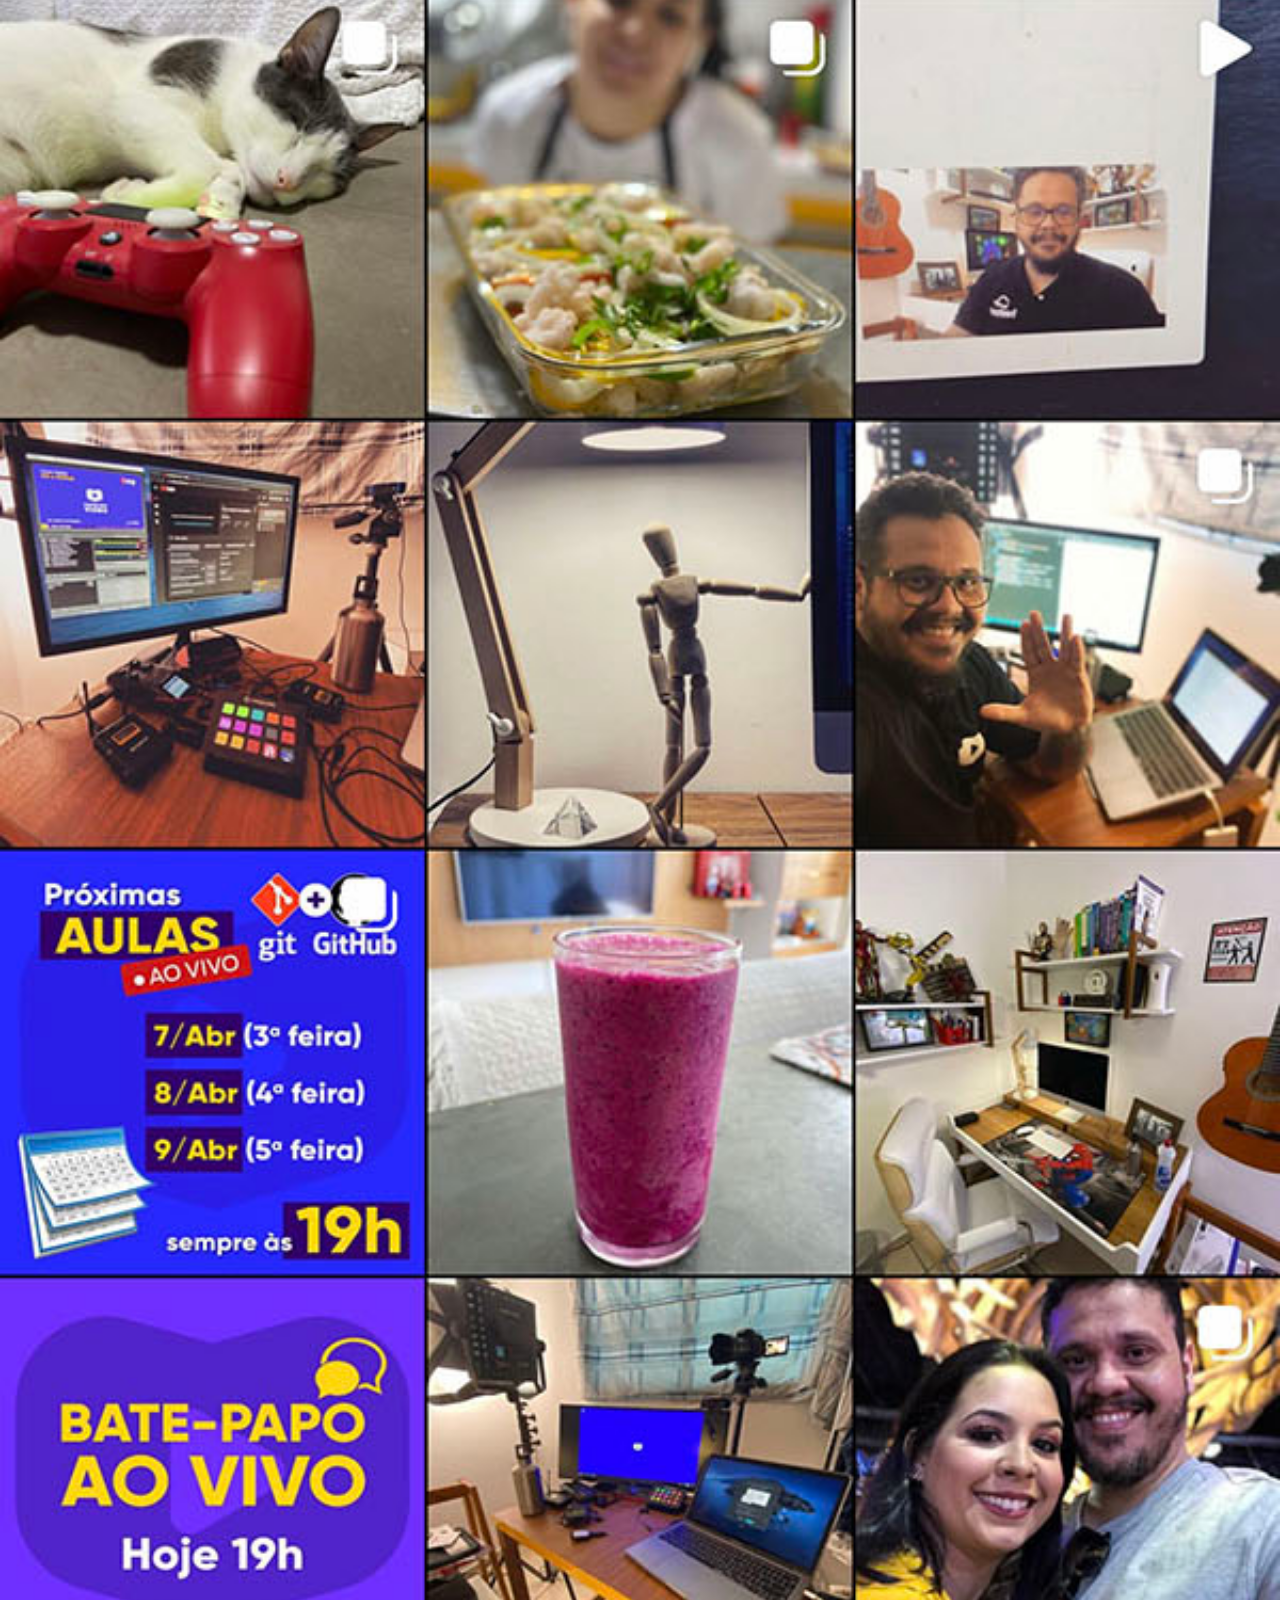
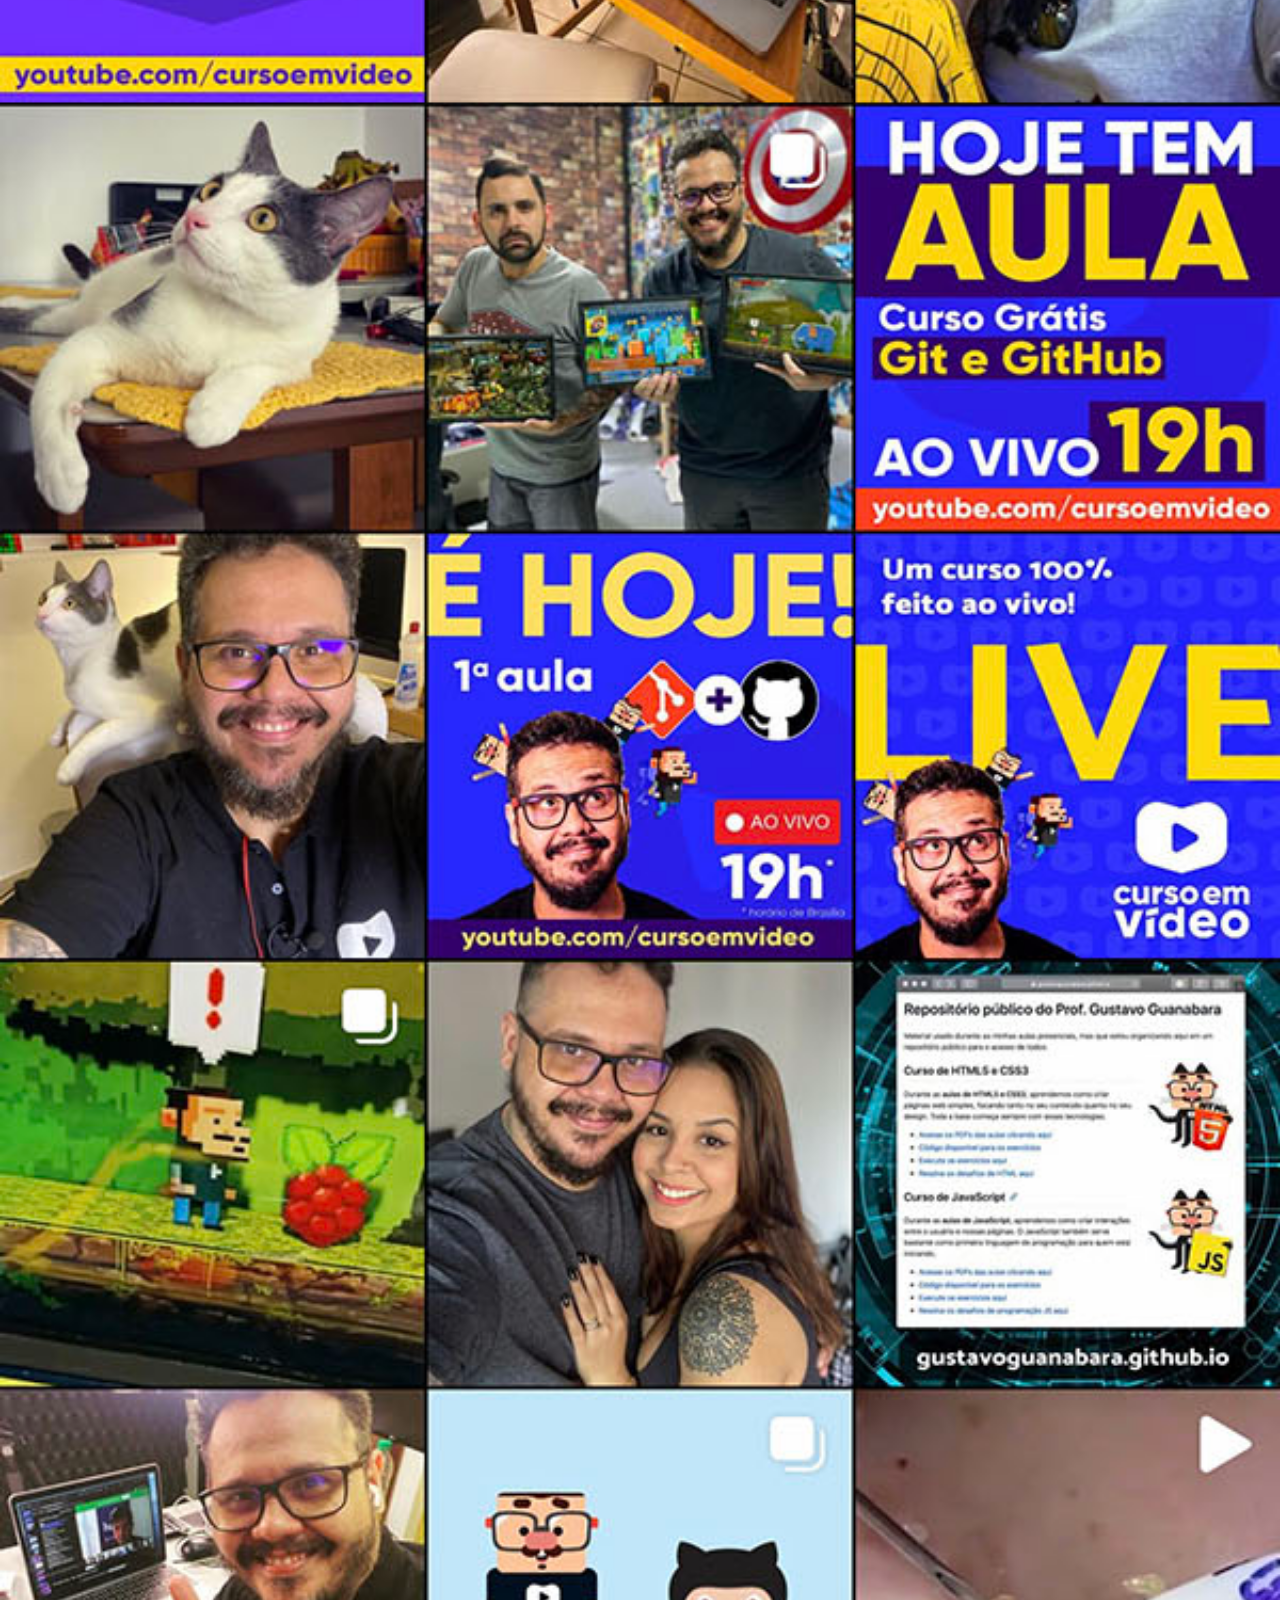
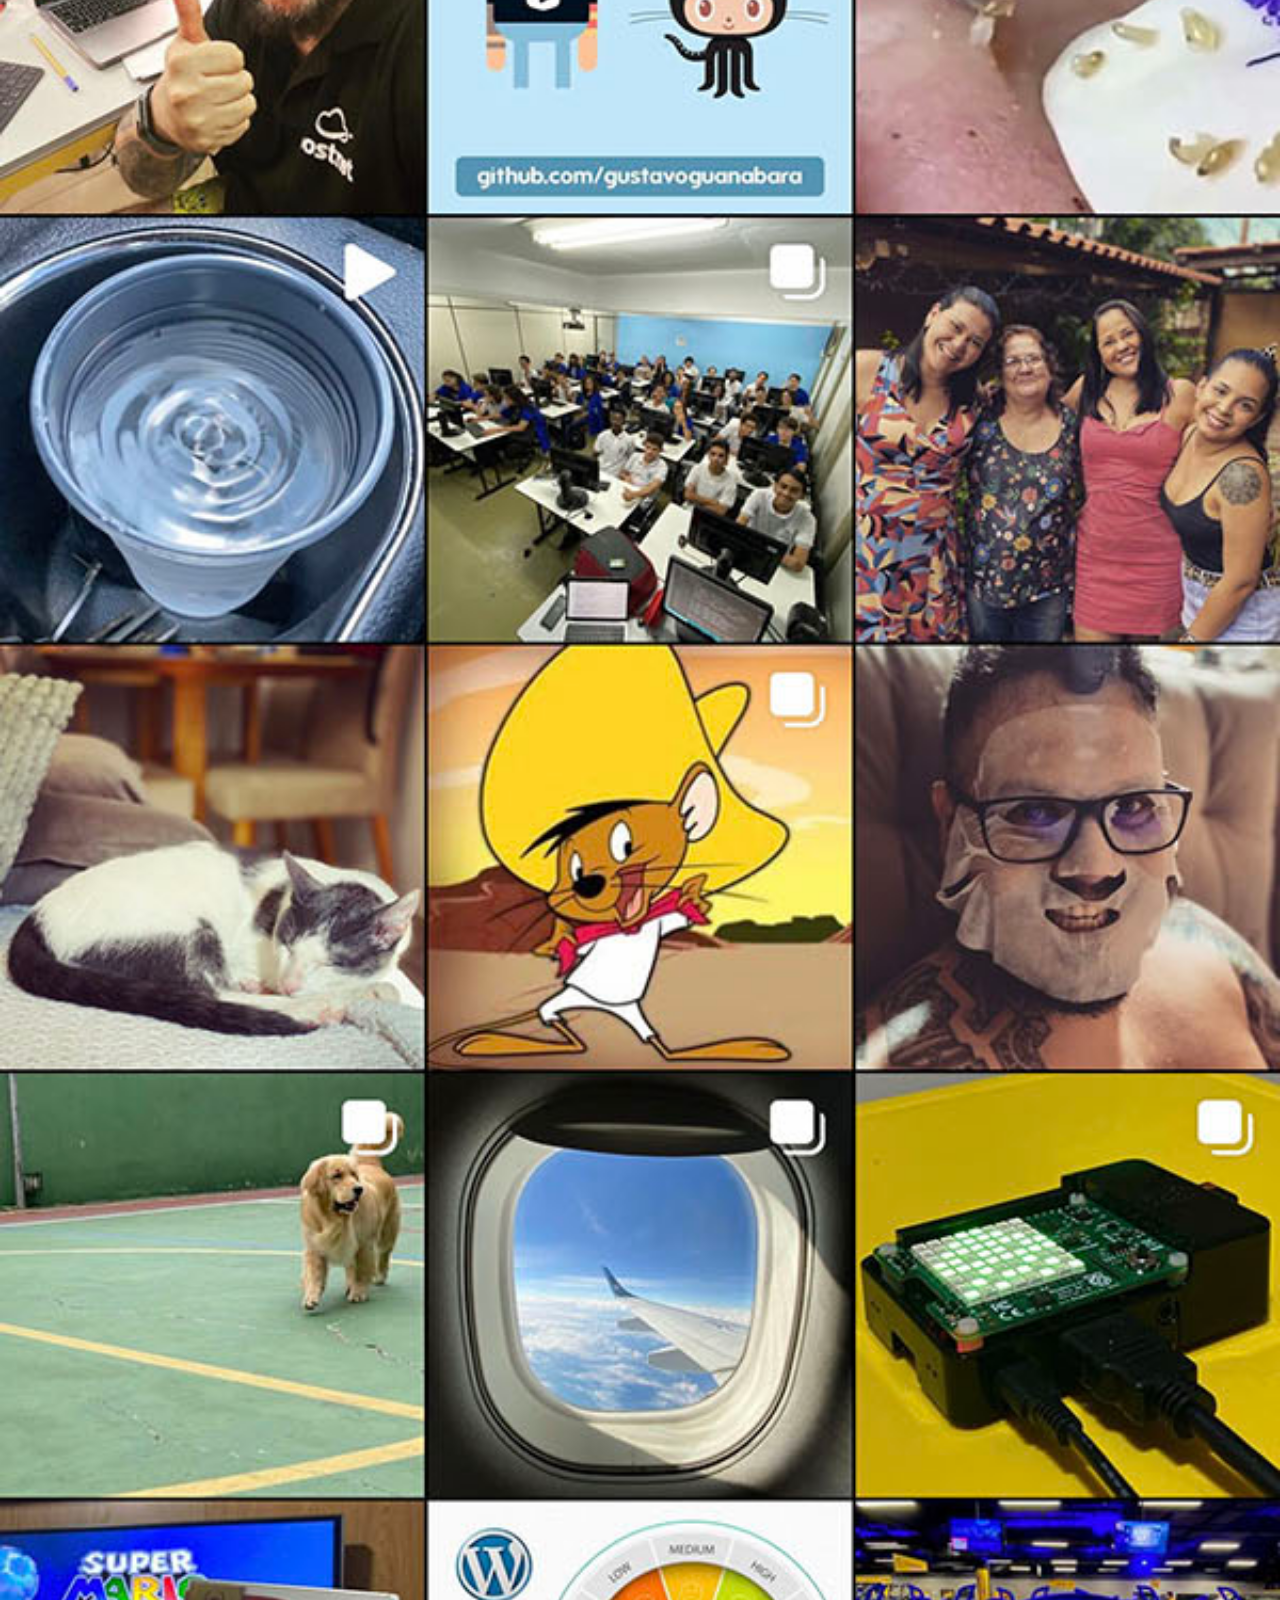
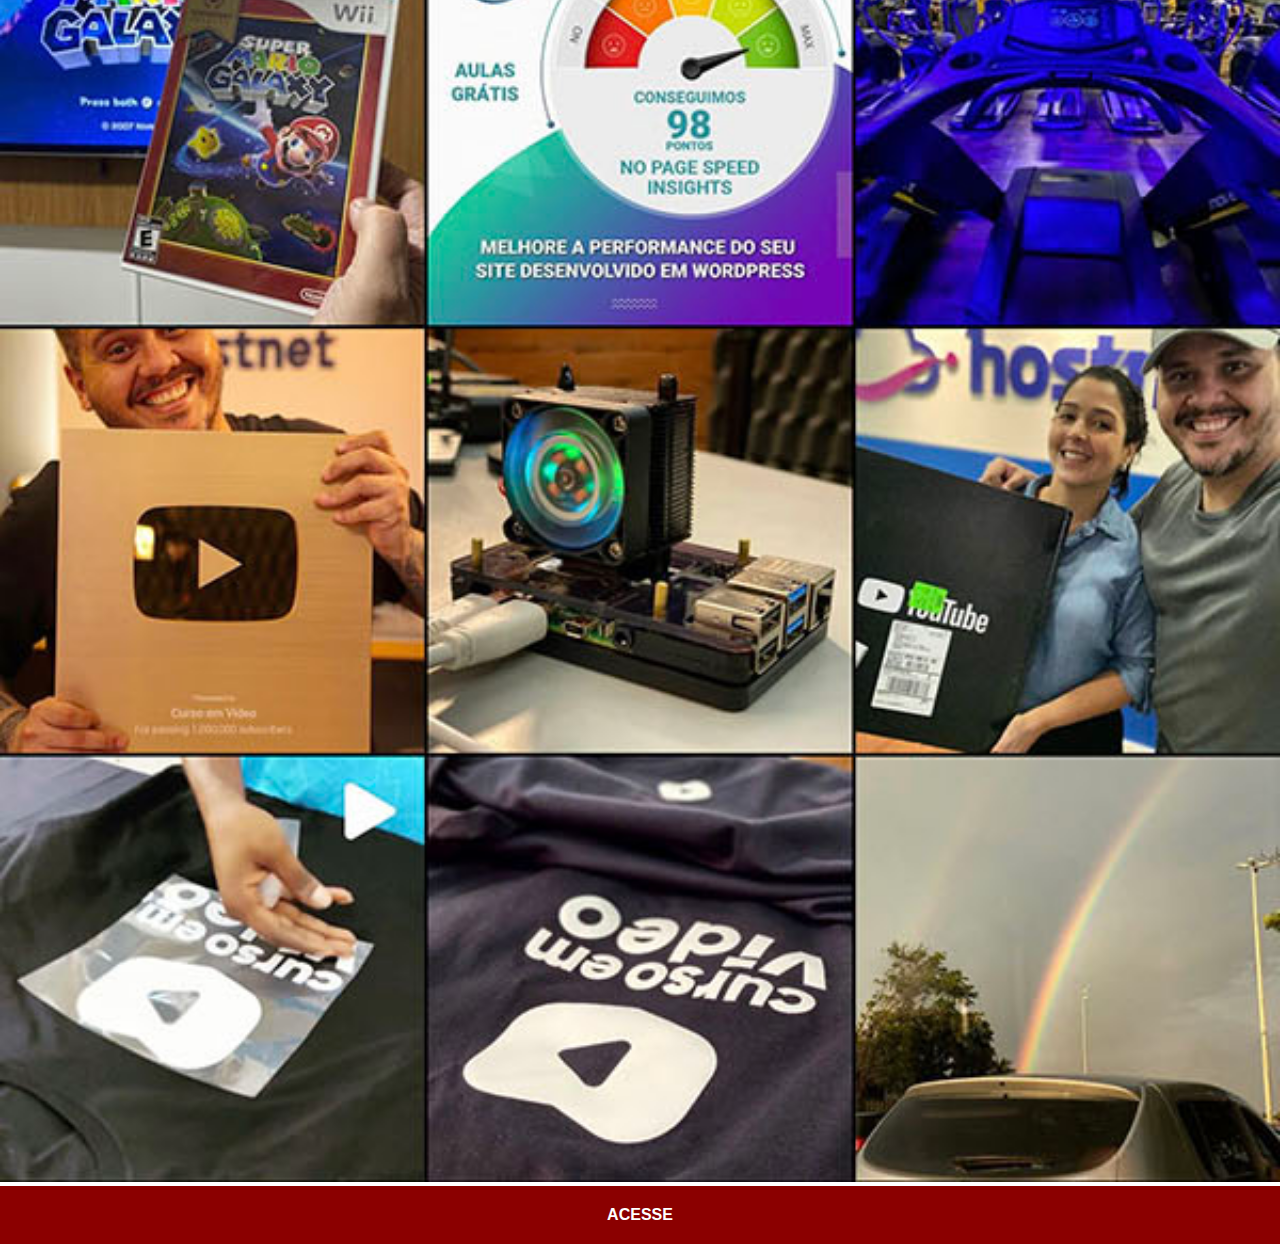
<file: instagram.html>
<!DOCTYPE html>
<html lang="pt-br">
<head>
    <meta charset="UTF-8">
    <meta http-equiv="X-UA-Compatible" content="IE=edge">
    <meta name="viewport" content="width=device-width, initial-scale=1.0">
    <title>Instagram</title>
    <link rel="stylesheet" href="estilos/social.css">
</head>
<body>
    <img src="imagens/tela-instagram.jpg" alt="Instagram">
    <a href="https://www.instagram.com/gustavoguanabara/" target="_blank">ACESSE</a>
</body>
</html>
</file>
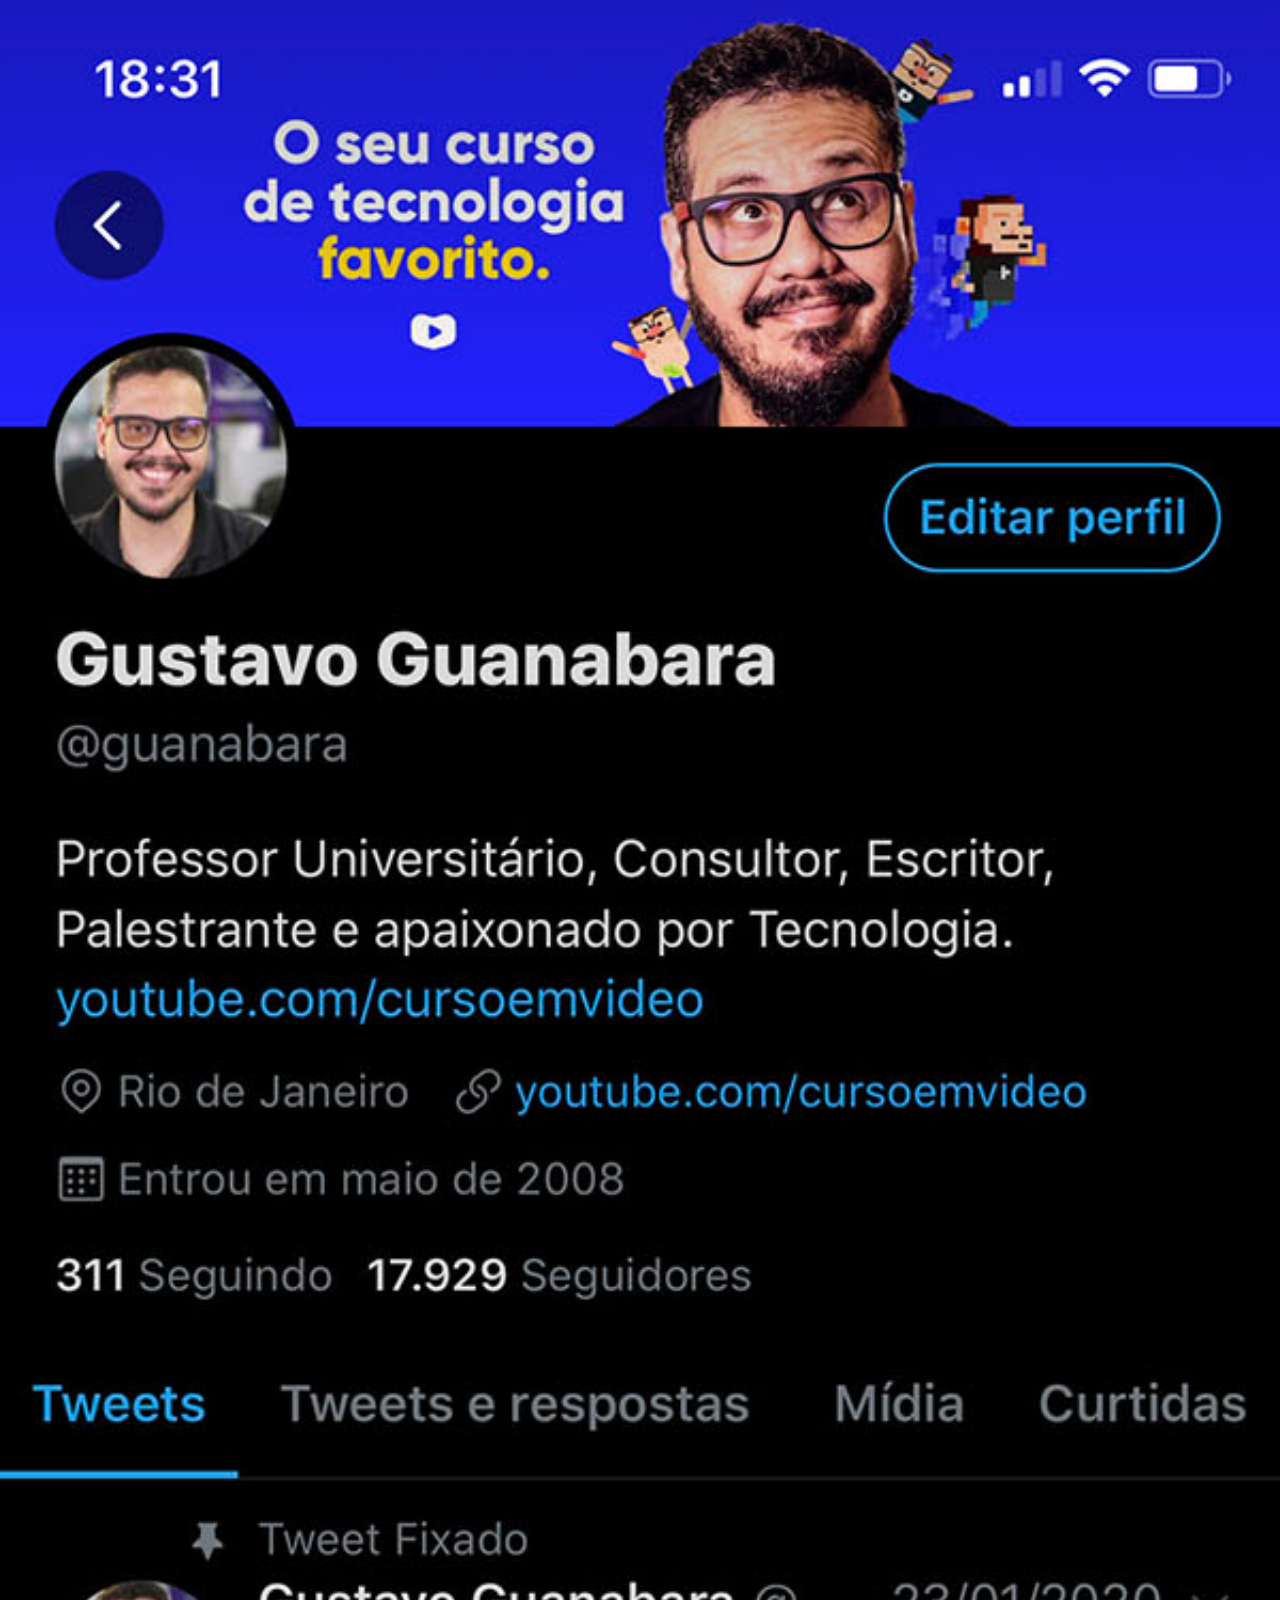
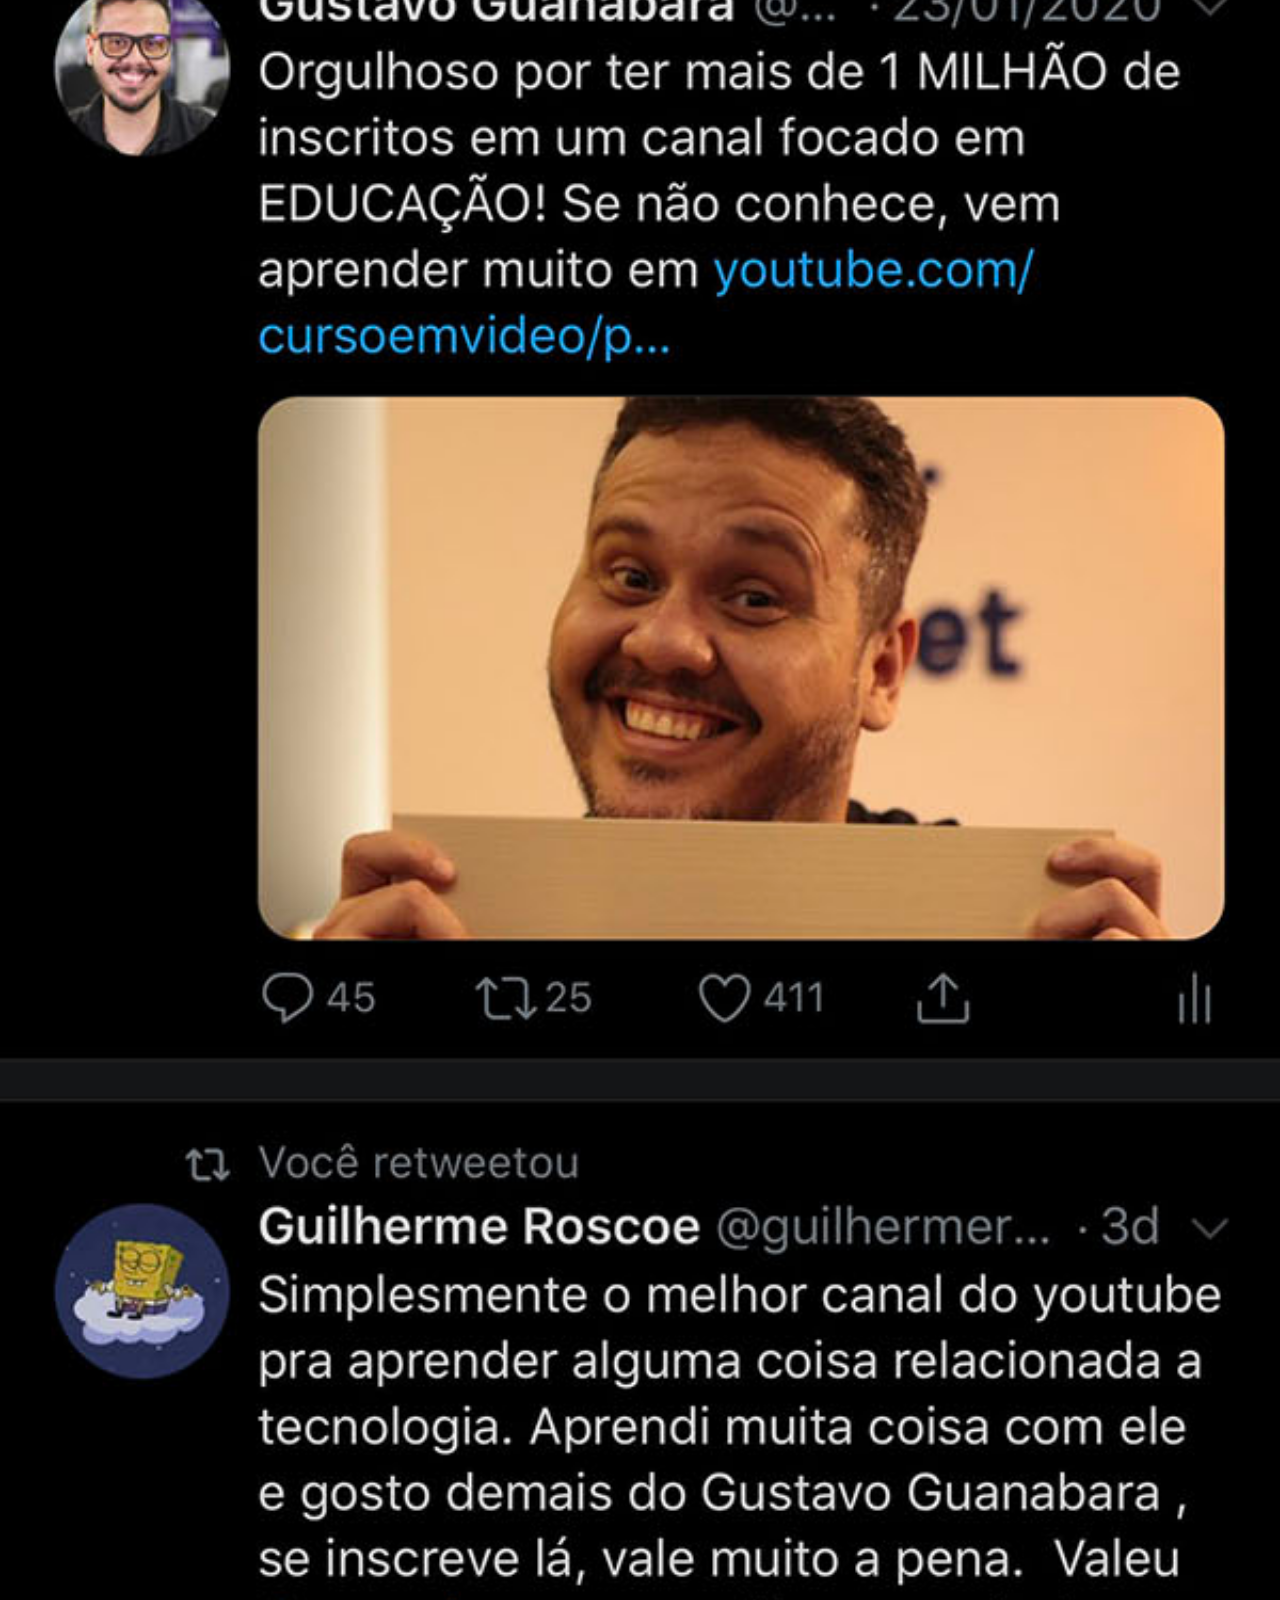
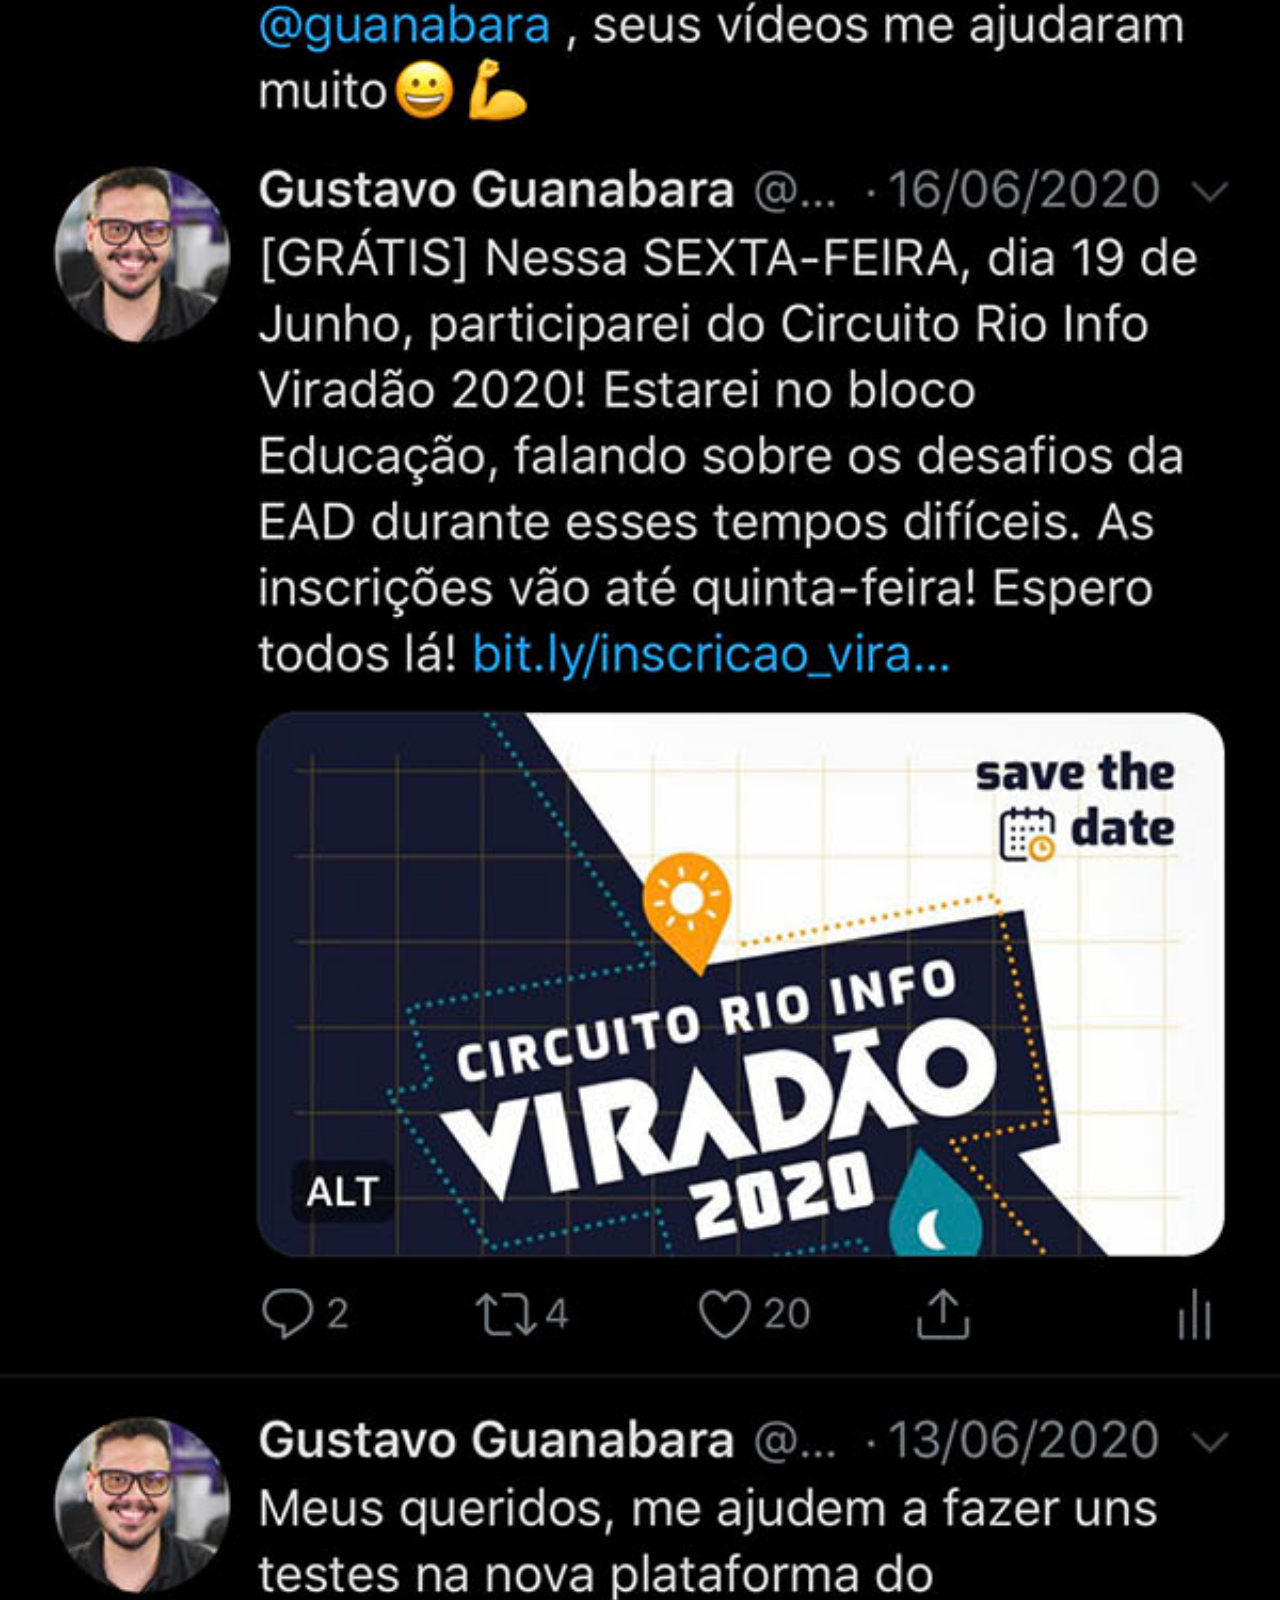
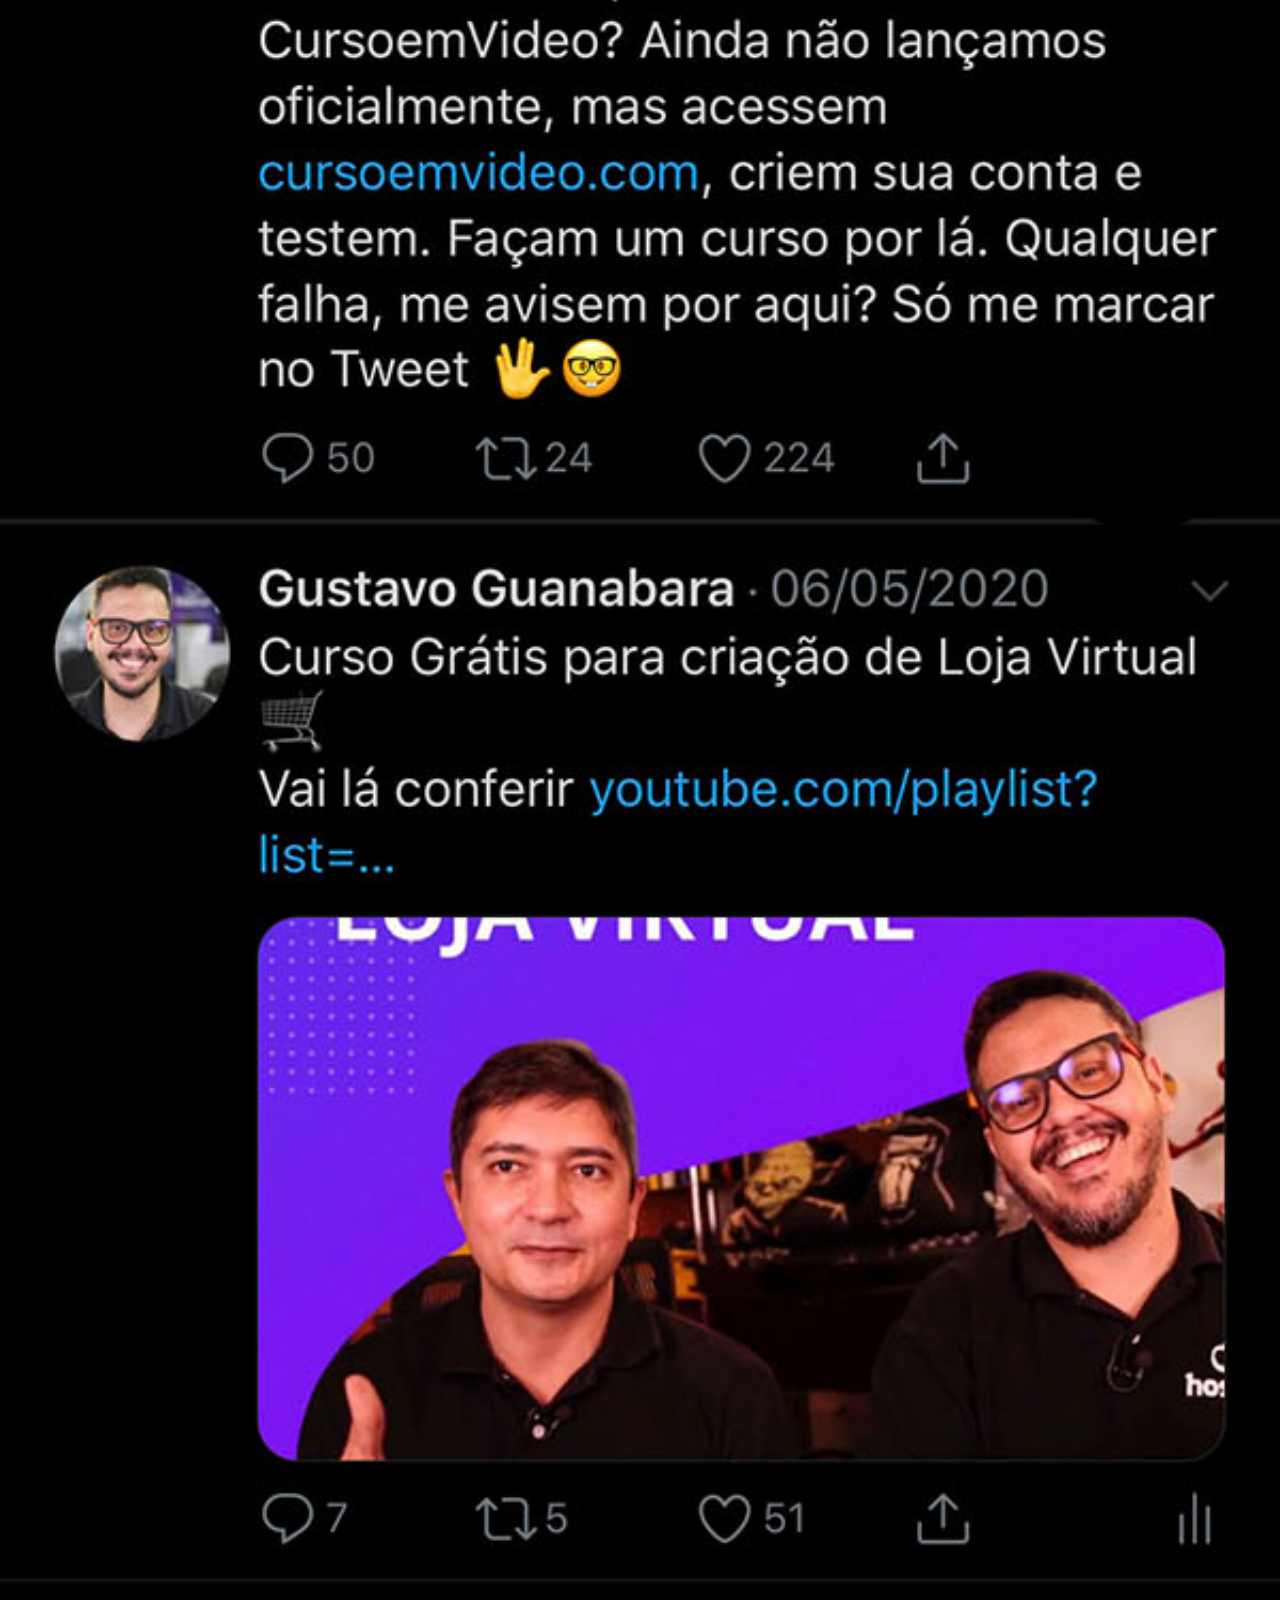
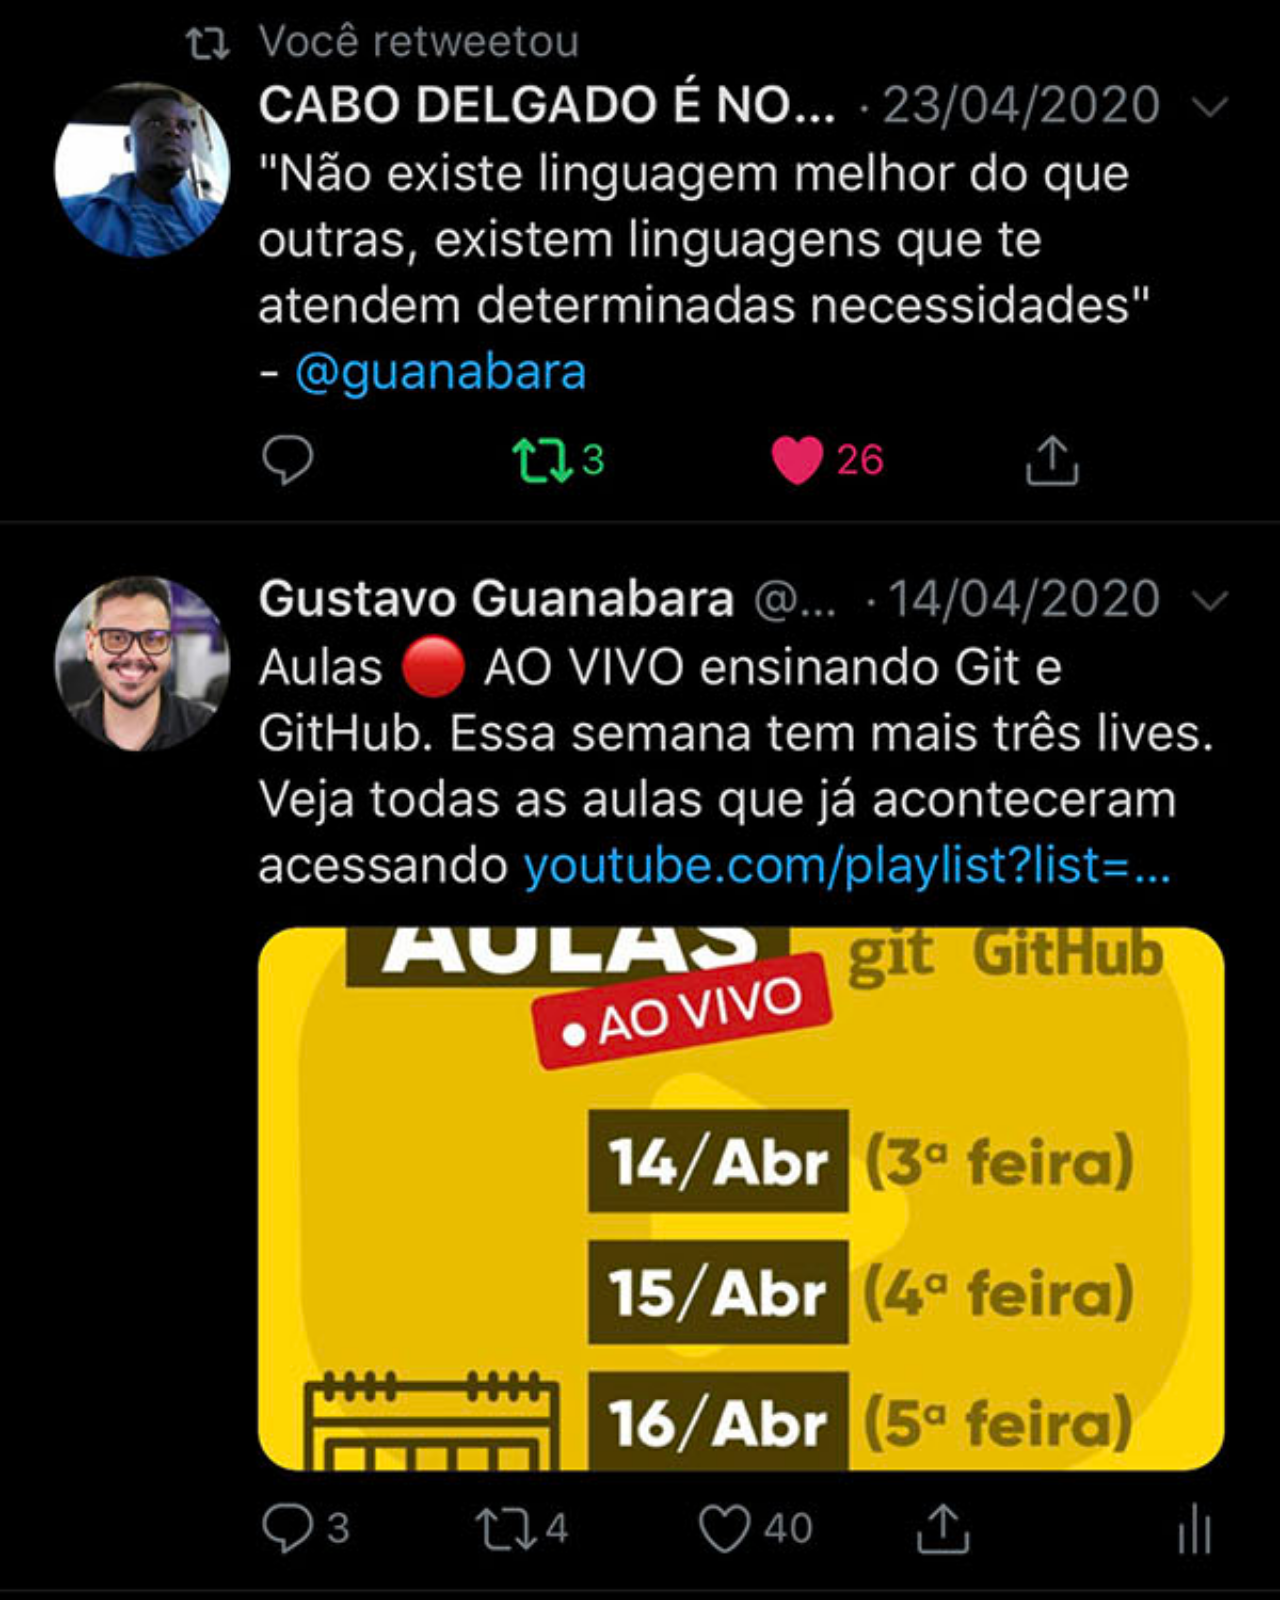
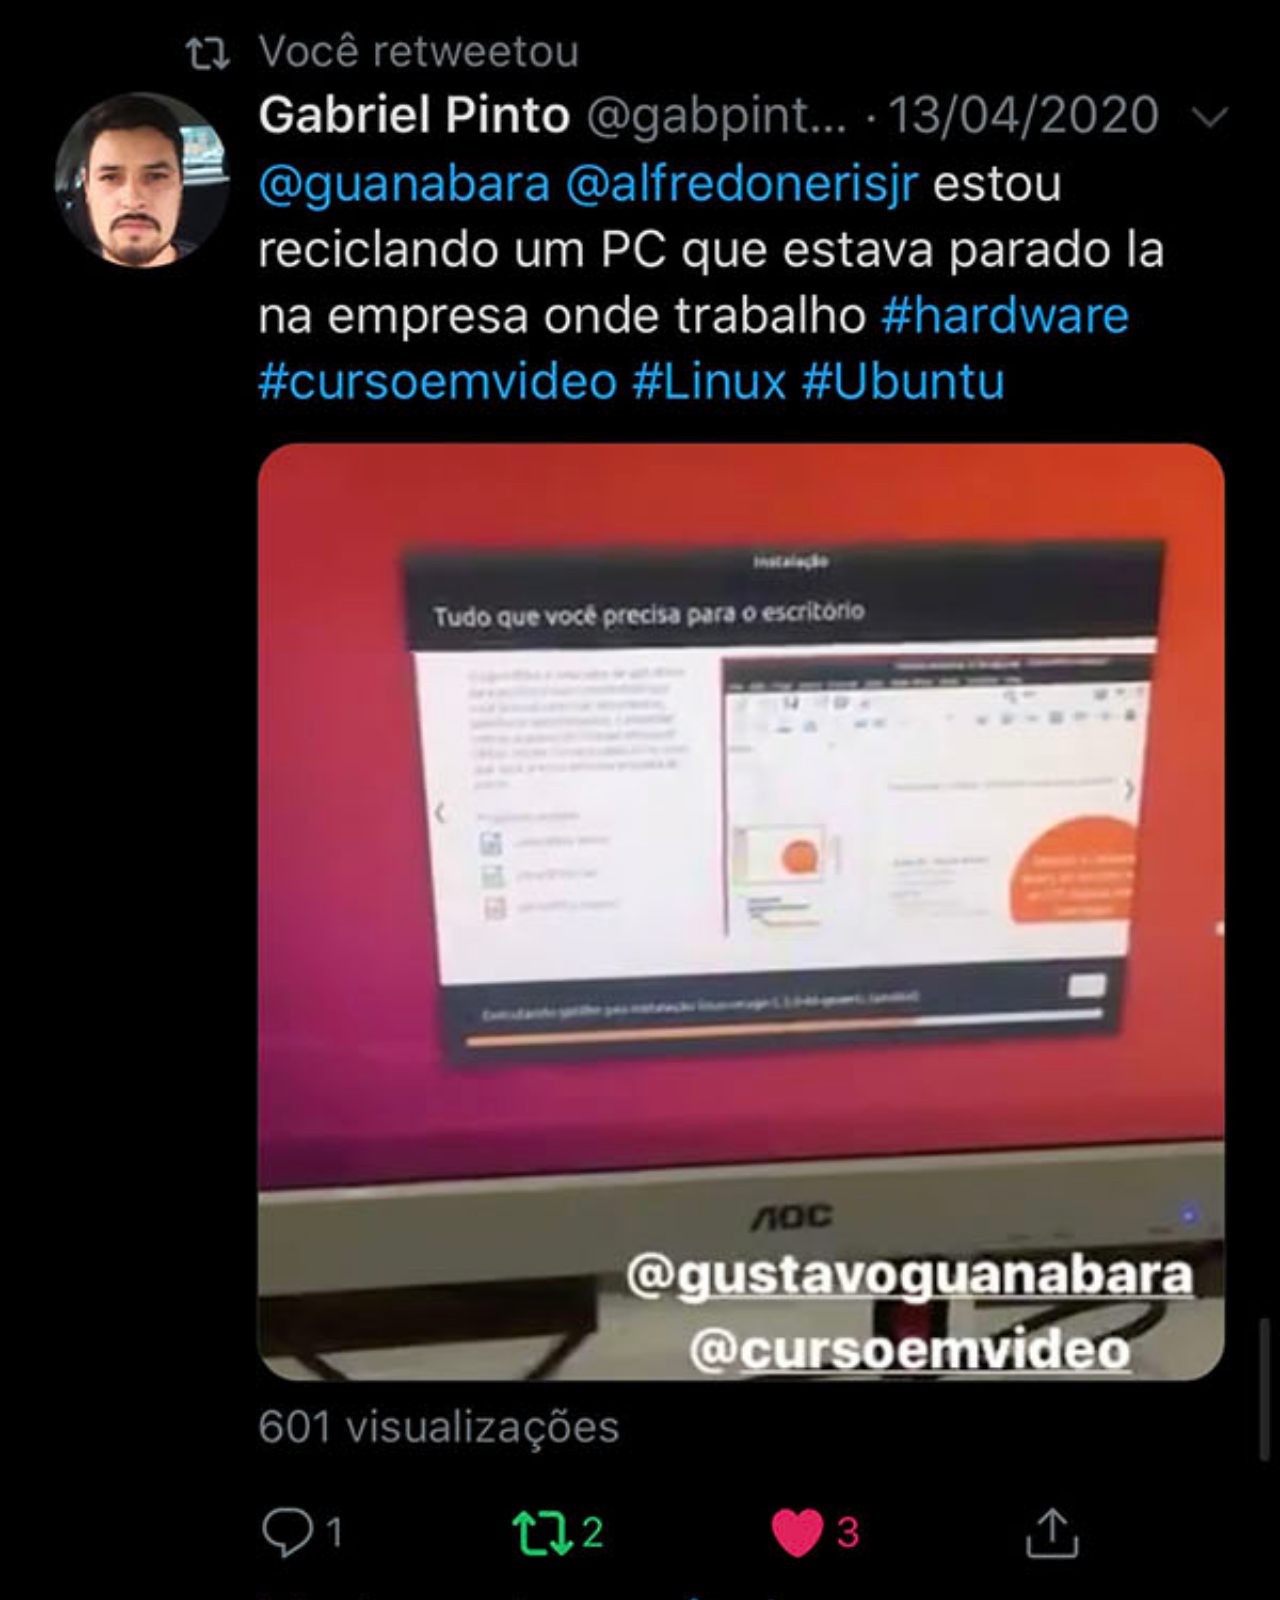
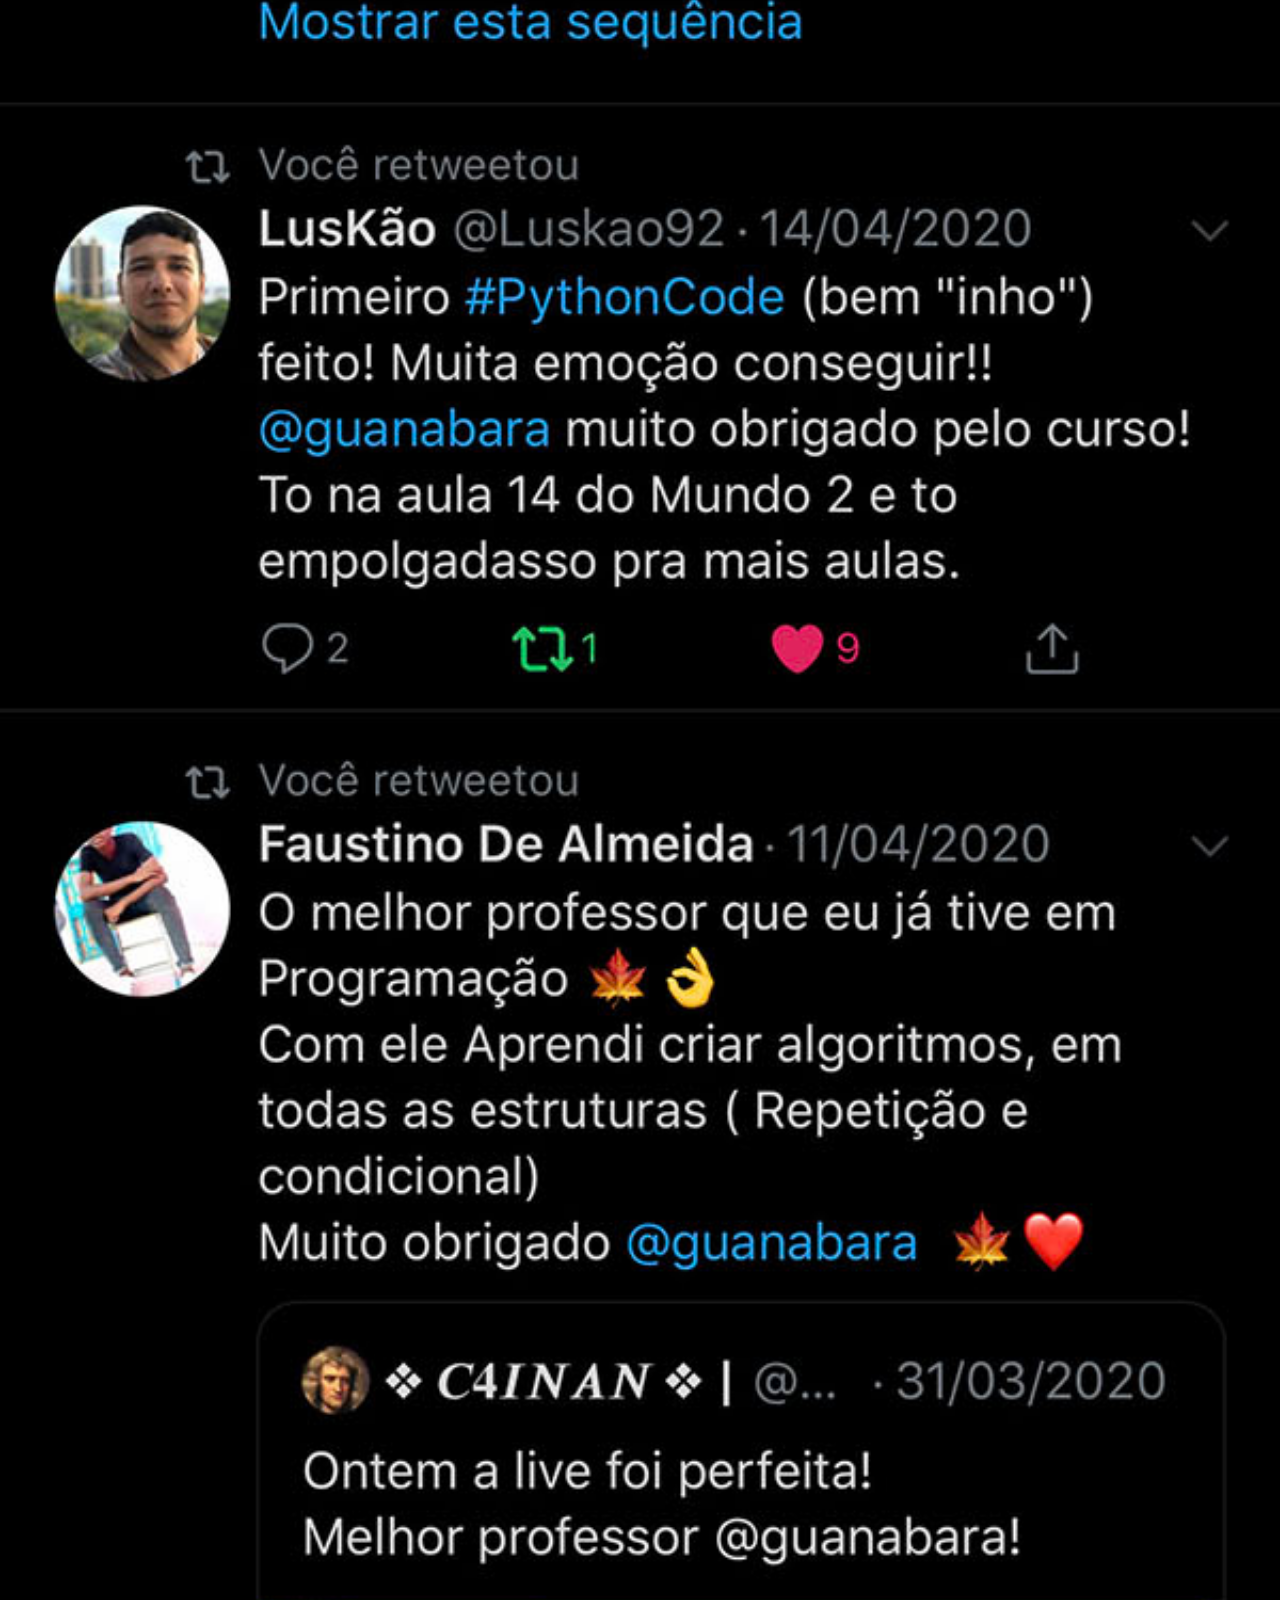
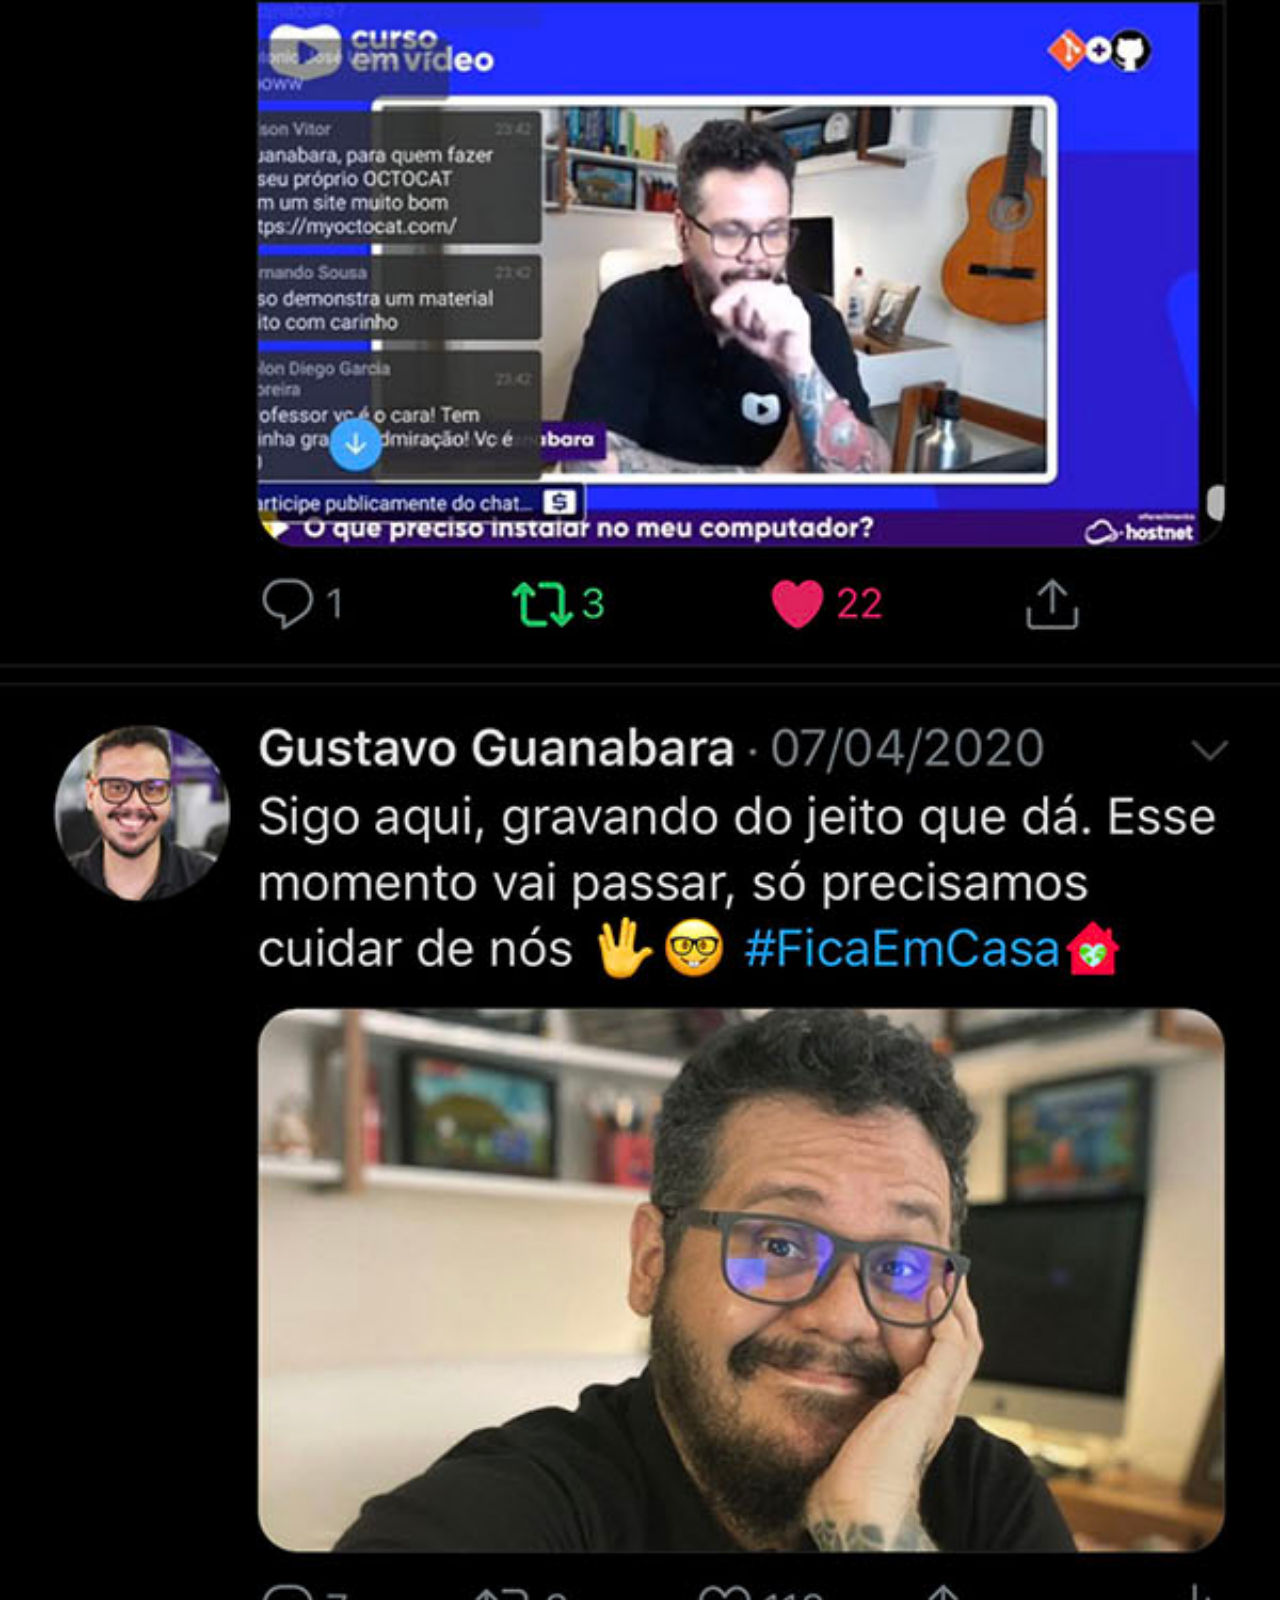
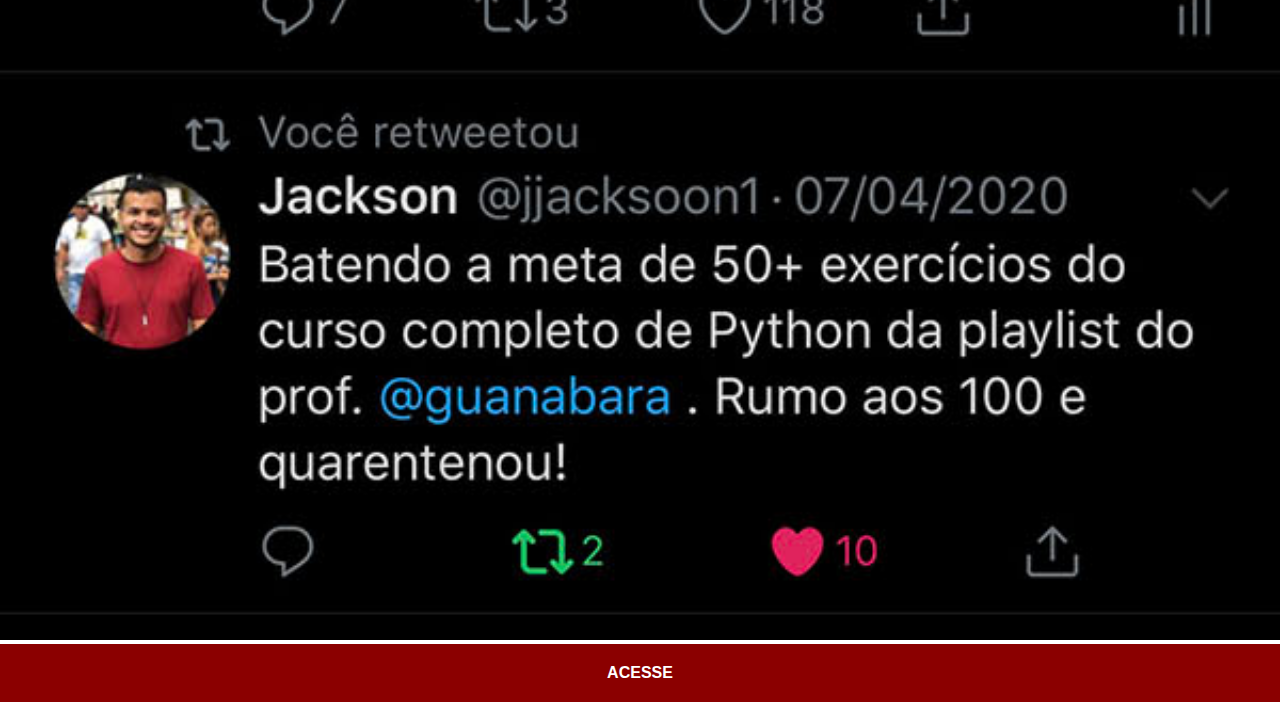
<file: twitter.html>
<!DOCTYPE html>
<html lang="pt-br">
<head>
    <meta charset="UTF-8">
    <meta http-equiv="X-UA-Compatible" content="IE=edge">
    <meta name="viewport" content="width=device-width, initial-scale=1.0">
    <title>Twitter</title>
    <link rel="stylesheet" href="estilos/social.css">
</head>
<body>
    <img src="imagens/tela-twitter.jpg" alt="Twitter">
    <a href="https://twitter.com/guanabara" target="_blank">ACESSE</a>
</body>
</html>
</file>
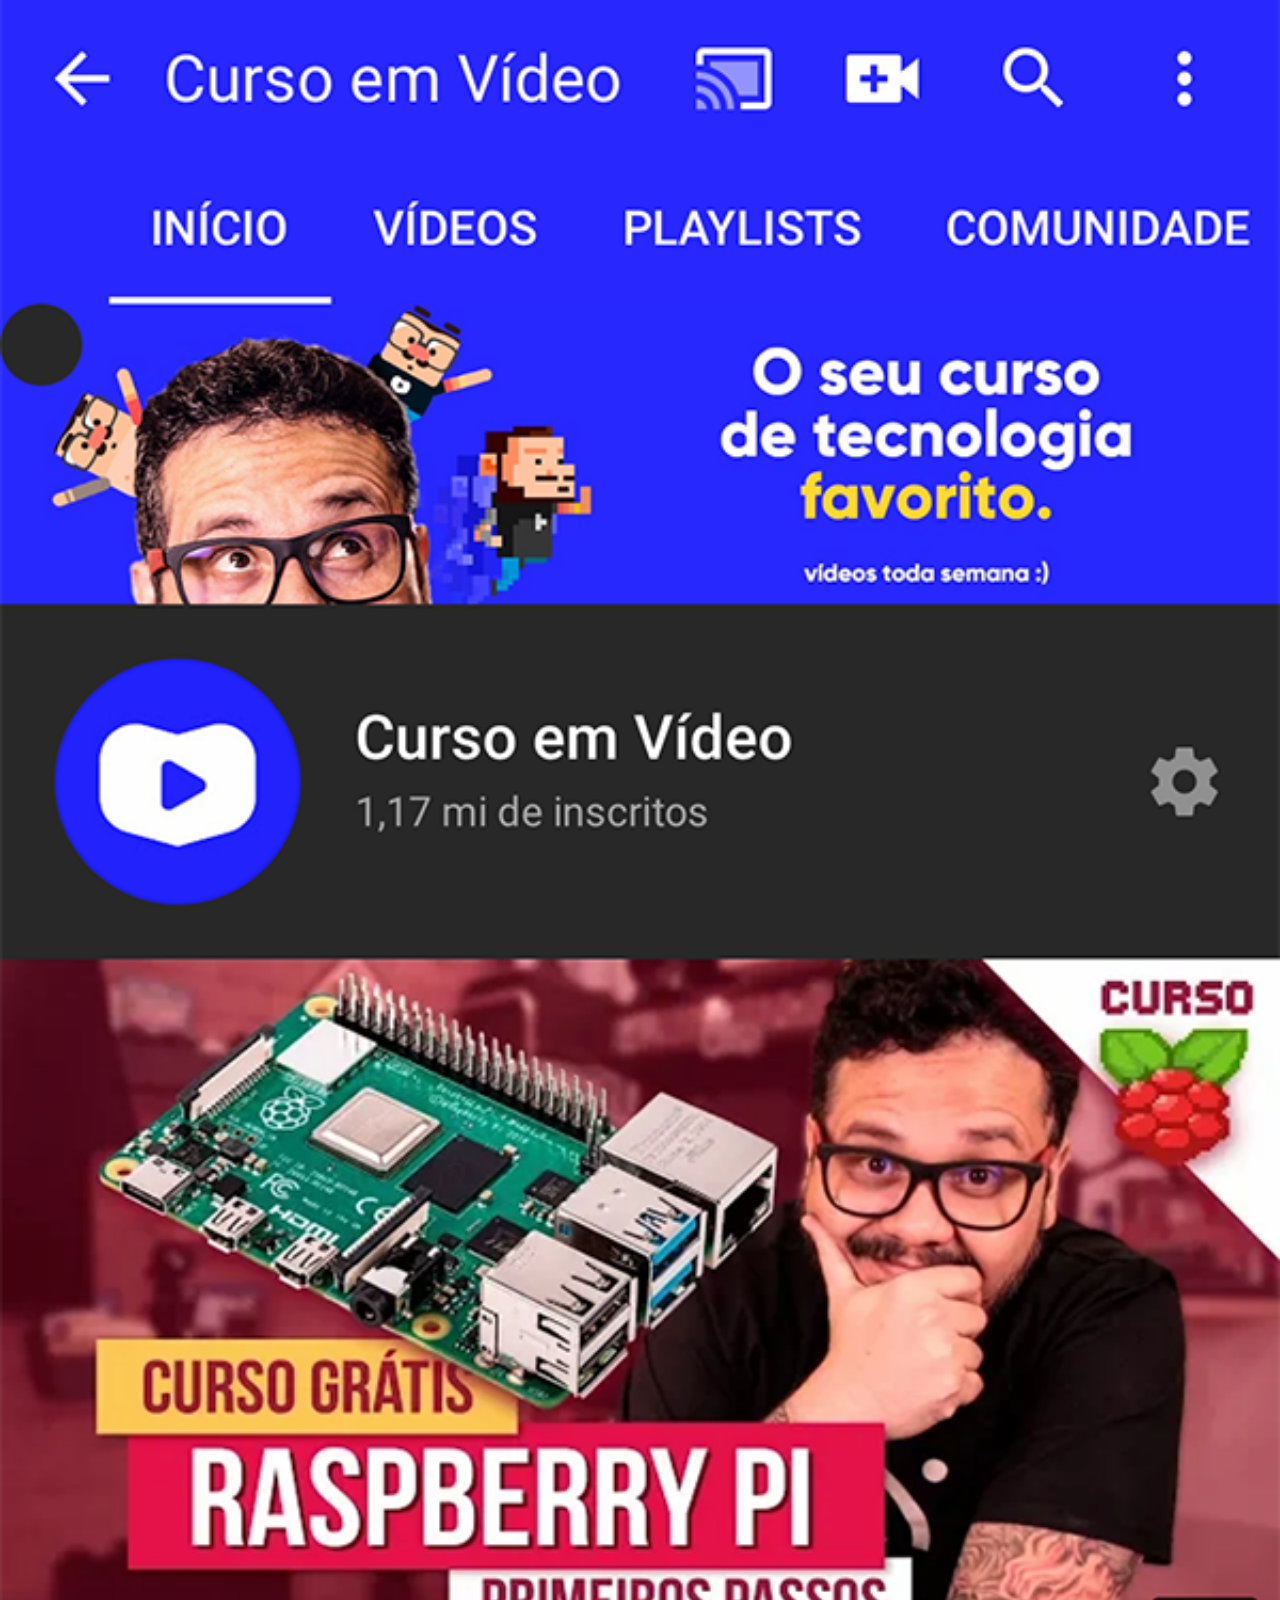
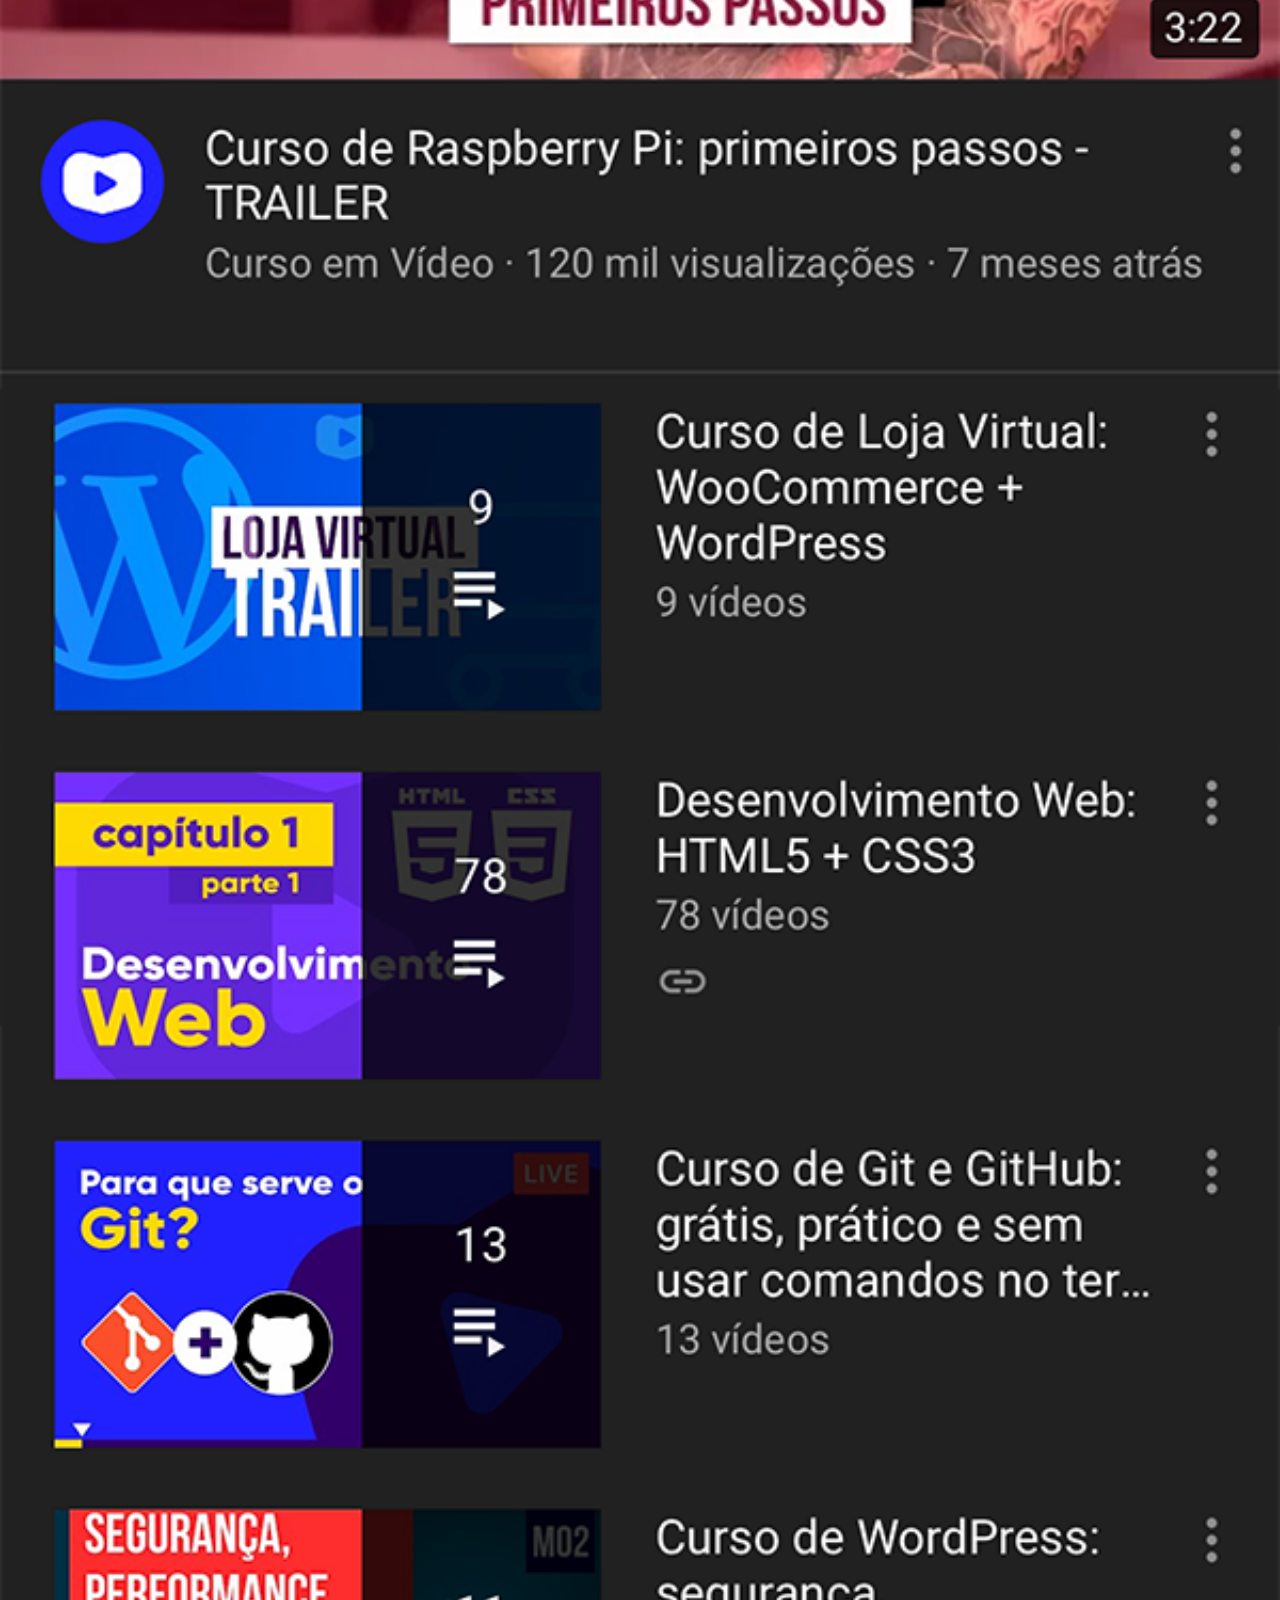
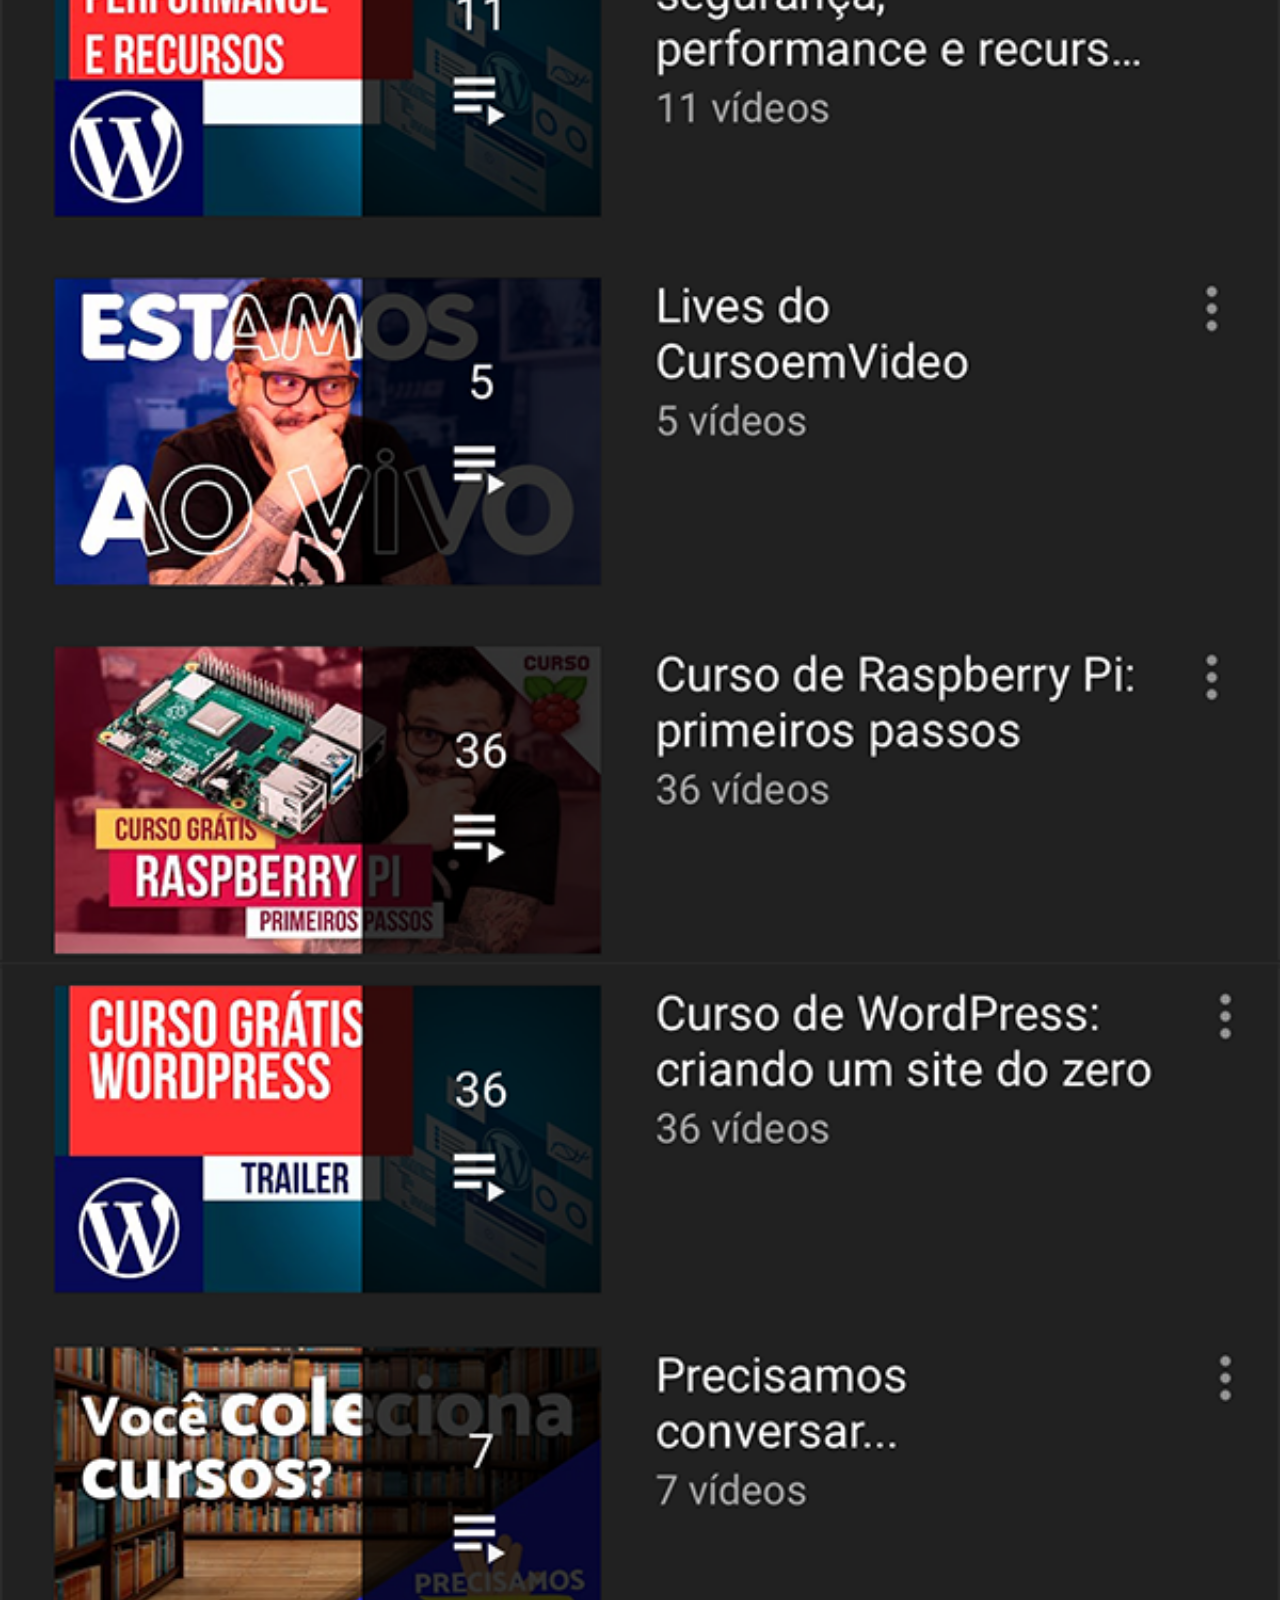
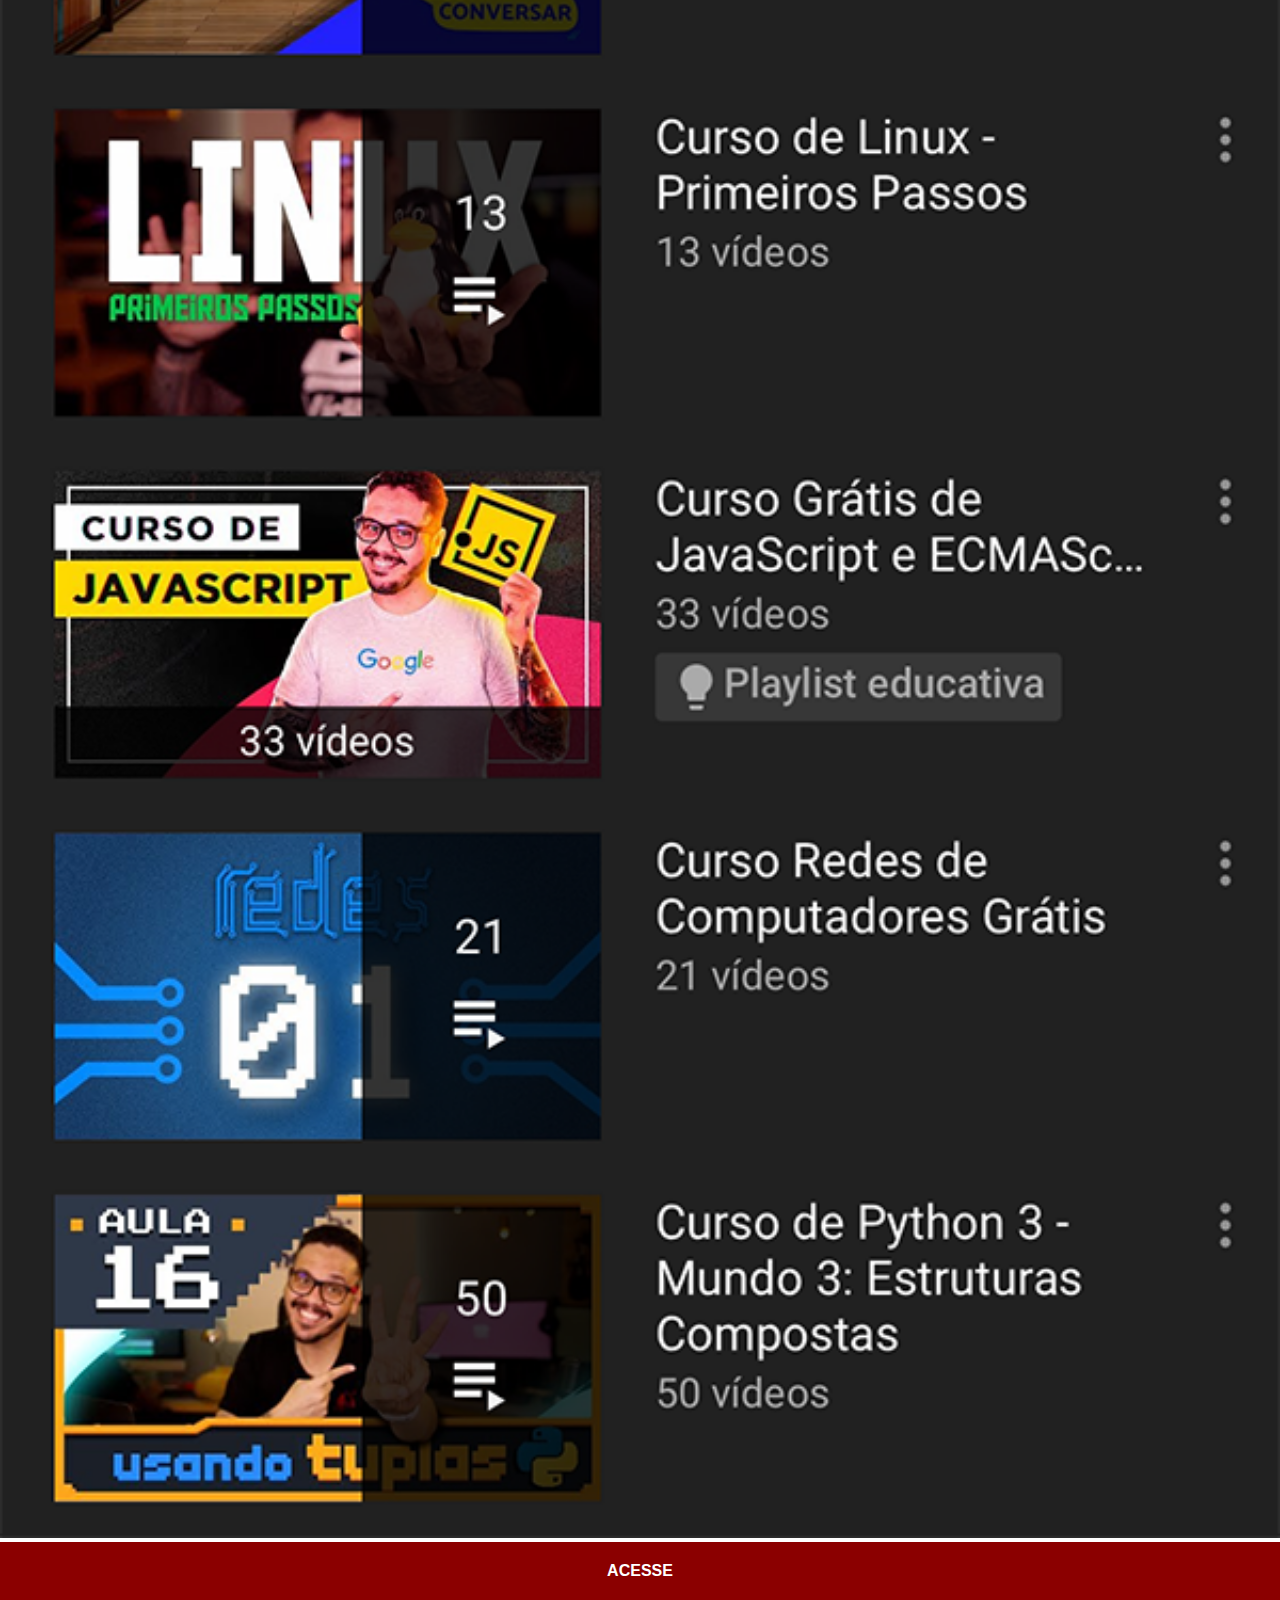
<file: youtube.html>
<!DOCTYPE html>
<html lang="en">
<head>
    <meta charset="UTF-8">
    <meta http-equiv="X-UA-Compatible" content="IE=edge">
    <meta name="viewport" content="width=device-width, initial-scale=1.0">
    <title>Youtube</title>
    <link rel="stylesheet" href="estilos/social.css">
</head>
<body>
    <img src="imagens/tela-youtube.png" alt="Youtube">
    <a href="https://www.youtube.com/@CursoemVideo" target="_blank">ACESSE</a>
</body>
</html>
</file>
<file: estilos/style.css>
@charset "UTF-8";

*{
margin: 0px;
padding: 0px;
font-family: Arial, Helvetica, sans-serif;
}

html, body{
    height: 100vh;
    width: 100vw;
}

body{
    background: url(../imagens/fundo-madeira.jpg) no-repeat top center;
    background-size: cover;
    background-attachment: fixed;
}

::-webkit-scrollbar{
    width: 0px;         /* UTILIZAR CONFIGURAÇÃO PARA TIRAR ROLAGEM DE TELA*/
    height: 0px;
}

main{
position: relative;
height: 100vh;

}

section#telefone{
    position: absolute;
    top: 50%;
    left: 50%;
    transform: translate(-50%, -50%);

    height:627px;
    width: 311px;
    background: url('../imagens/frame-iphone.png') no-repeat;
}

iframe#tela{
    position: relative;
    top: 80px;
    left: 22px;
    width: 268px;
    height: 471px;
}

section#redes-sociais{
    text-align: right;
}

section#redes-sociais img{
    width: 50px;
    margin: 10px;
    border-radius: 50%;
    box-shadow: 2px 2px 5px rgba(0, 0, 0, 0.400);
    
}

section#redes-sociais img:hover{
    border: 2px solid rgba(255, 255, 255, 0.605);
    transform: translate(-3px, -3px);
    box-shadow: 5px 5px 10px rgba(0, 0, 0, 0.646);
    transition: .3s, border .5s;
}
</file>
<file: estilos/social.css>
@charset "UTF-8";

*{
    margin: 0px;
    padding: 0px;
    font-family: Arial, Helvetica, sans-serif ;
} 

::-webkit-scrollbar{
    width: 0px;         
    height: 0px;
}

img{
    width: 100vw;
}

a{
    display: block;
    background-color: darkred;
    color: white;
    padding: 20px;
    text-align: center;
    font-weight: bold;
    text-decoration: none;
}

a:hover{
    background-color: red;
}
</file>
